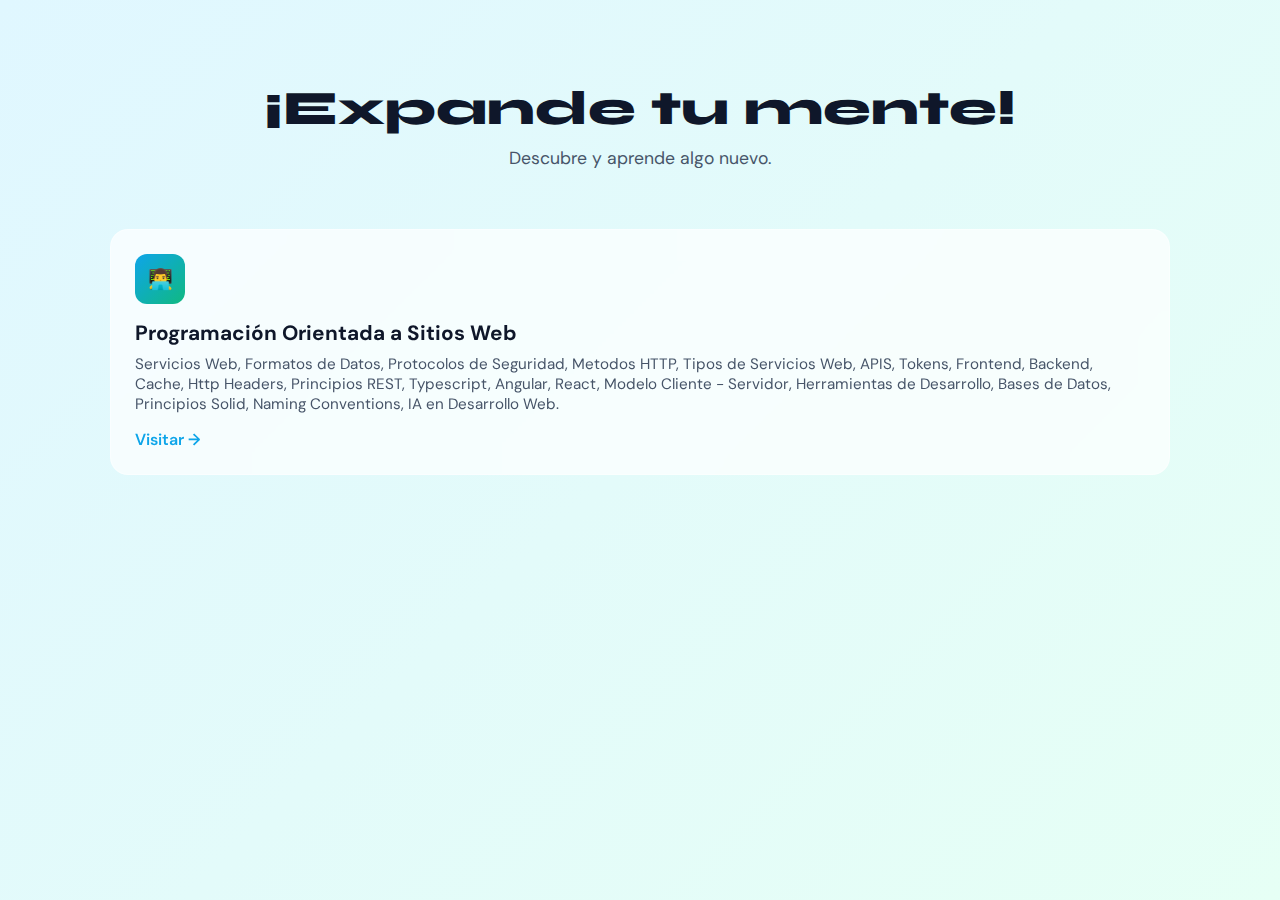
<file: pages/teaching/index.html>
<!doctype html>
<html lang="es">
<head>
  <meta charset="UTF-8">
  <meta name="viewport" content="width=device-width, initial-scale=1.0">
  <title>Portal Landing</title>

  <!-- Fuentes -->
  <link href="https://fonts.googleapis.com/css2?family=Syne:wght@600;700;800&family=DM+Sans:wght@400;500;600&display=swap" rel="stylesheet">

  <style>
    :root {
      --bg: linear-gradient(135deg, #e0f7ff, #e6fff5);
      --card-bg: rgba(255,255,255,0.7);
      --primary: #0ea5e9;
      --secondary: #10b981;
      --text: #0f172a;
      --subtext: #475569;
      --border: rgba(255,255,255,0.4);
    }

    * {
      box-sizing: border-box;
      margin: 0;
      padding: 0;
    }

    body {
      font-family: "DM Sans", sans-serif;
      background: var(--bg);
      min-height: 100vh;
      color: var(--text);
    }

    header {
      text-align: center;
      padding: 80px 20px 40px;
    }

    h1 {
      font-family: "Syne", sans-serif;
      font-size: 3rem;
      font-weight: 800;
      margin-bottom: 10px;
    }

    p {
      color: var(--subtext);
      font-size: 1.1rem;
    }

    .grid {
      max-width: 1100px;
      margin: auto;
      display: grid;
      grid-template-columns: repeat(auto-fit, minmax(260px, 1fr));
      gap: 20px;
      padding: 20px;
    }

    .card {
      background: var(--card-bg);
      backdrop-filter: blur(12px);
      border: 1px solid var(--border);
      border-radius: 18px;
      padding: 24px;
      cursor: pointer;
      transition: all 0.3s ease;
      position: relative;
      overflow: hidden;
    }

    .card:hover {
      transform: translateY(-8px);
      box-shadow: 0 20px 40px rgba(0,0,0,0.1);
    }

    .card::before {
      content: "";
      position: absolute;
      inset: 0;
      background: linear-gradient(120deg, transparent, rgba(14,165,233,0.15), transparent);
      opacity: 0;
      transition: 0.4s;
    }

    .card:hover::before {
      opacity: 1;
    }

    .icon {
      width: 50px;
      height: 50px;
      border-radius: 12px;
      display: flex;
      align-items: center;
      justify-content: center;
      margin-bottom: 15px;
      background: linear-gradient(135deg, var(--primary), var(--secondary));
      color: white;
      font-size: 20px;
      font-weight: bold;
    }

    .card h3 {
      font-size: 1.3rem;
      margin-bottom: 8px;
    }

    .card p {
      font-size: 0.95rem;
      margin-bottom: 15px;
    }

    .cta {
      display: flex;
      align-items: center;
      font-weight: 600;
      color: var(--primary);
      transition: 0.3s;
    }

    .card:hover .cta {
      transform: translateX(5px);
    }
  </style>
</head>

<body>

<header>
  <h1>¡Expande tu mente!</h1>
  <p>Descubre y aprende algo nuevo.</p>
</header>

<main class="grid" id="grid"></main>

<script>
  const data = [
    { title: "Programación Orientada a Sitios Web", desc: "Servicios Web, Formatos de Datos, Protocolos de Seguridad, Metodos HTTP, Tipos de Servicios Web, APIS, Tokens, Frontend, Backend, Cache, Http Headers, Principios REST, Typescript, Angular, React, Modelo Cliente - Servidor, Herramientas de Desarrollo, Bases de Datos, Principios Solid, Naming Conventions, IA  en Desarrollo Web.", url: "./posw/servicios-web.html", icon: "👨‍💻" },
  ];

  const grid = document.getElementById("grid");

  data.forEach(item => {
    const card = document.createElement("div");
    card.className = "card";

    card.onclick = () => window.location.href = item.url;

    card.innerHTML = `
      <div class="icon">${item.icon}</div>
      <h3>${item.title}</h3>
      <p>${item.desc}</p>
      <div class="cta">Visitar →</div>
    `;

    grid.appendChild(card);
  });
</script>

</body>
</html>
</file>
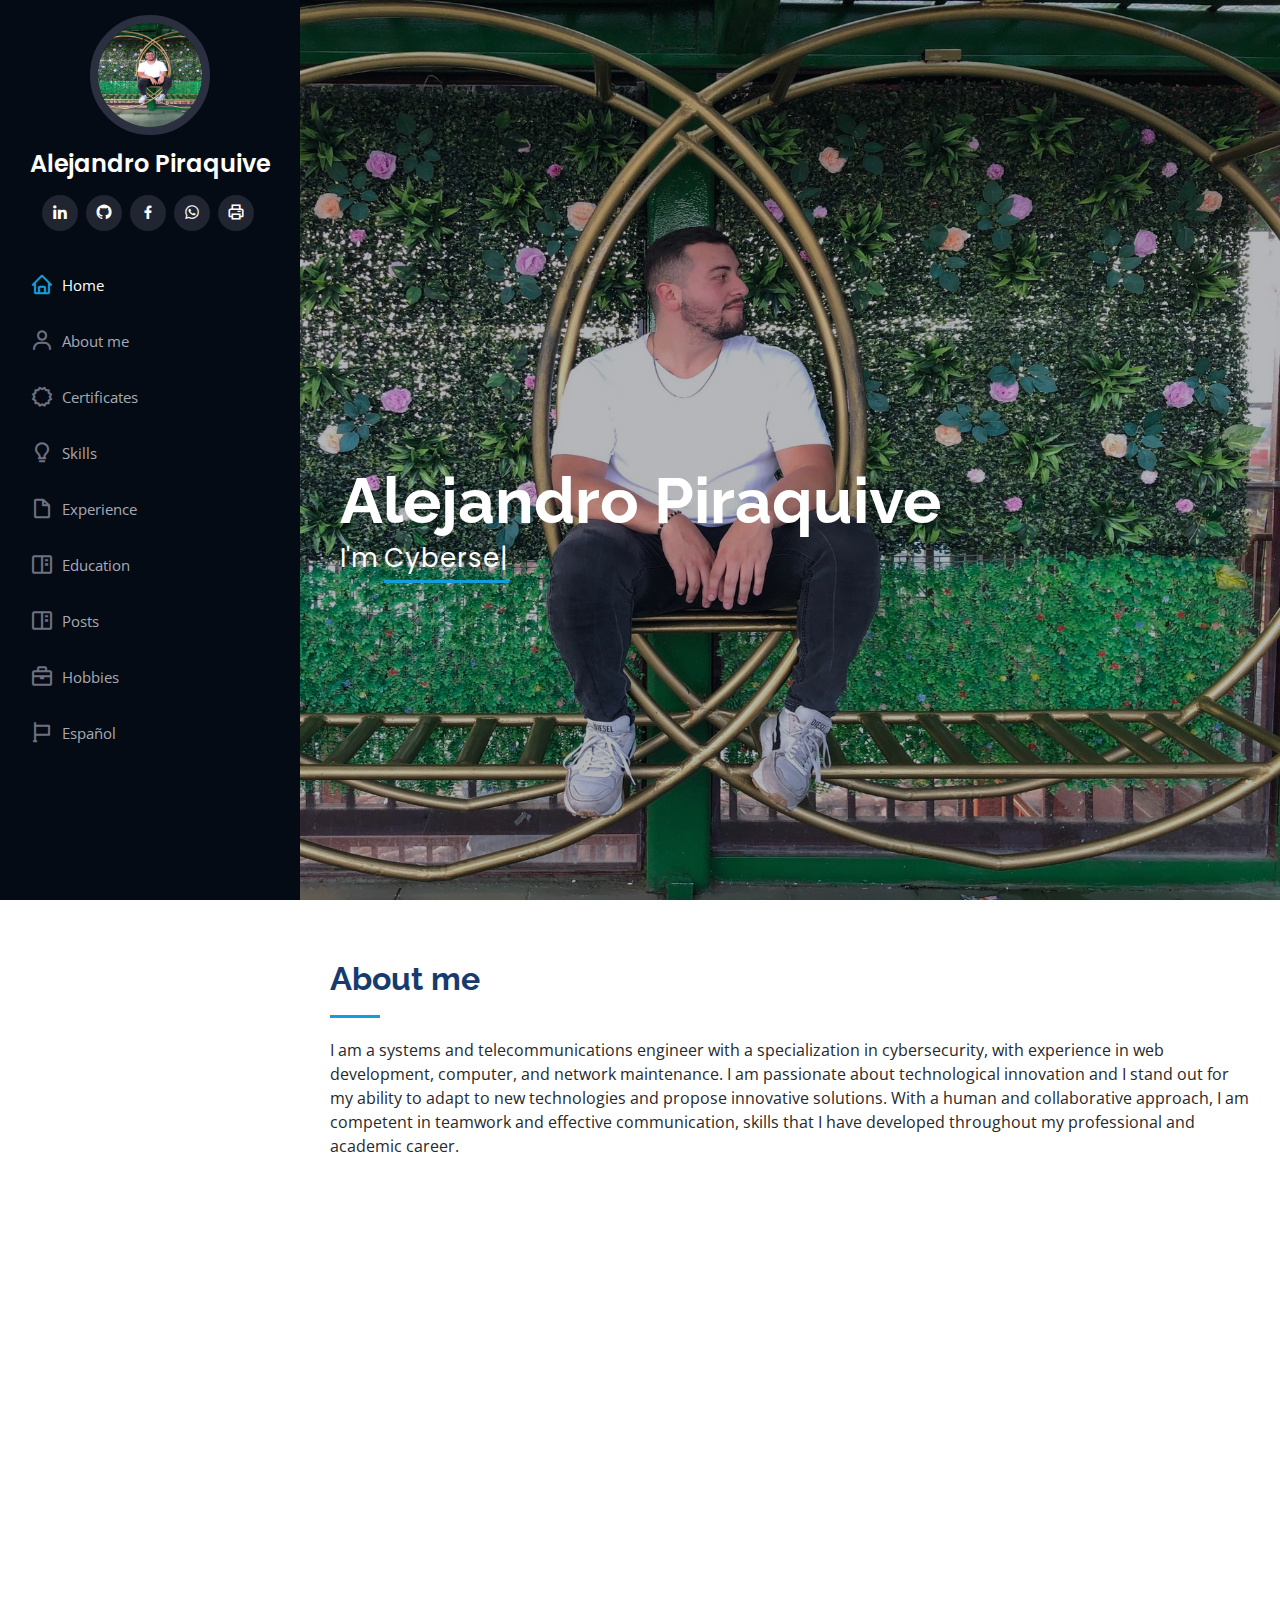
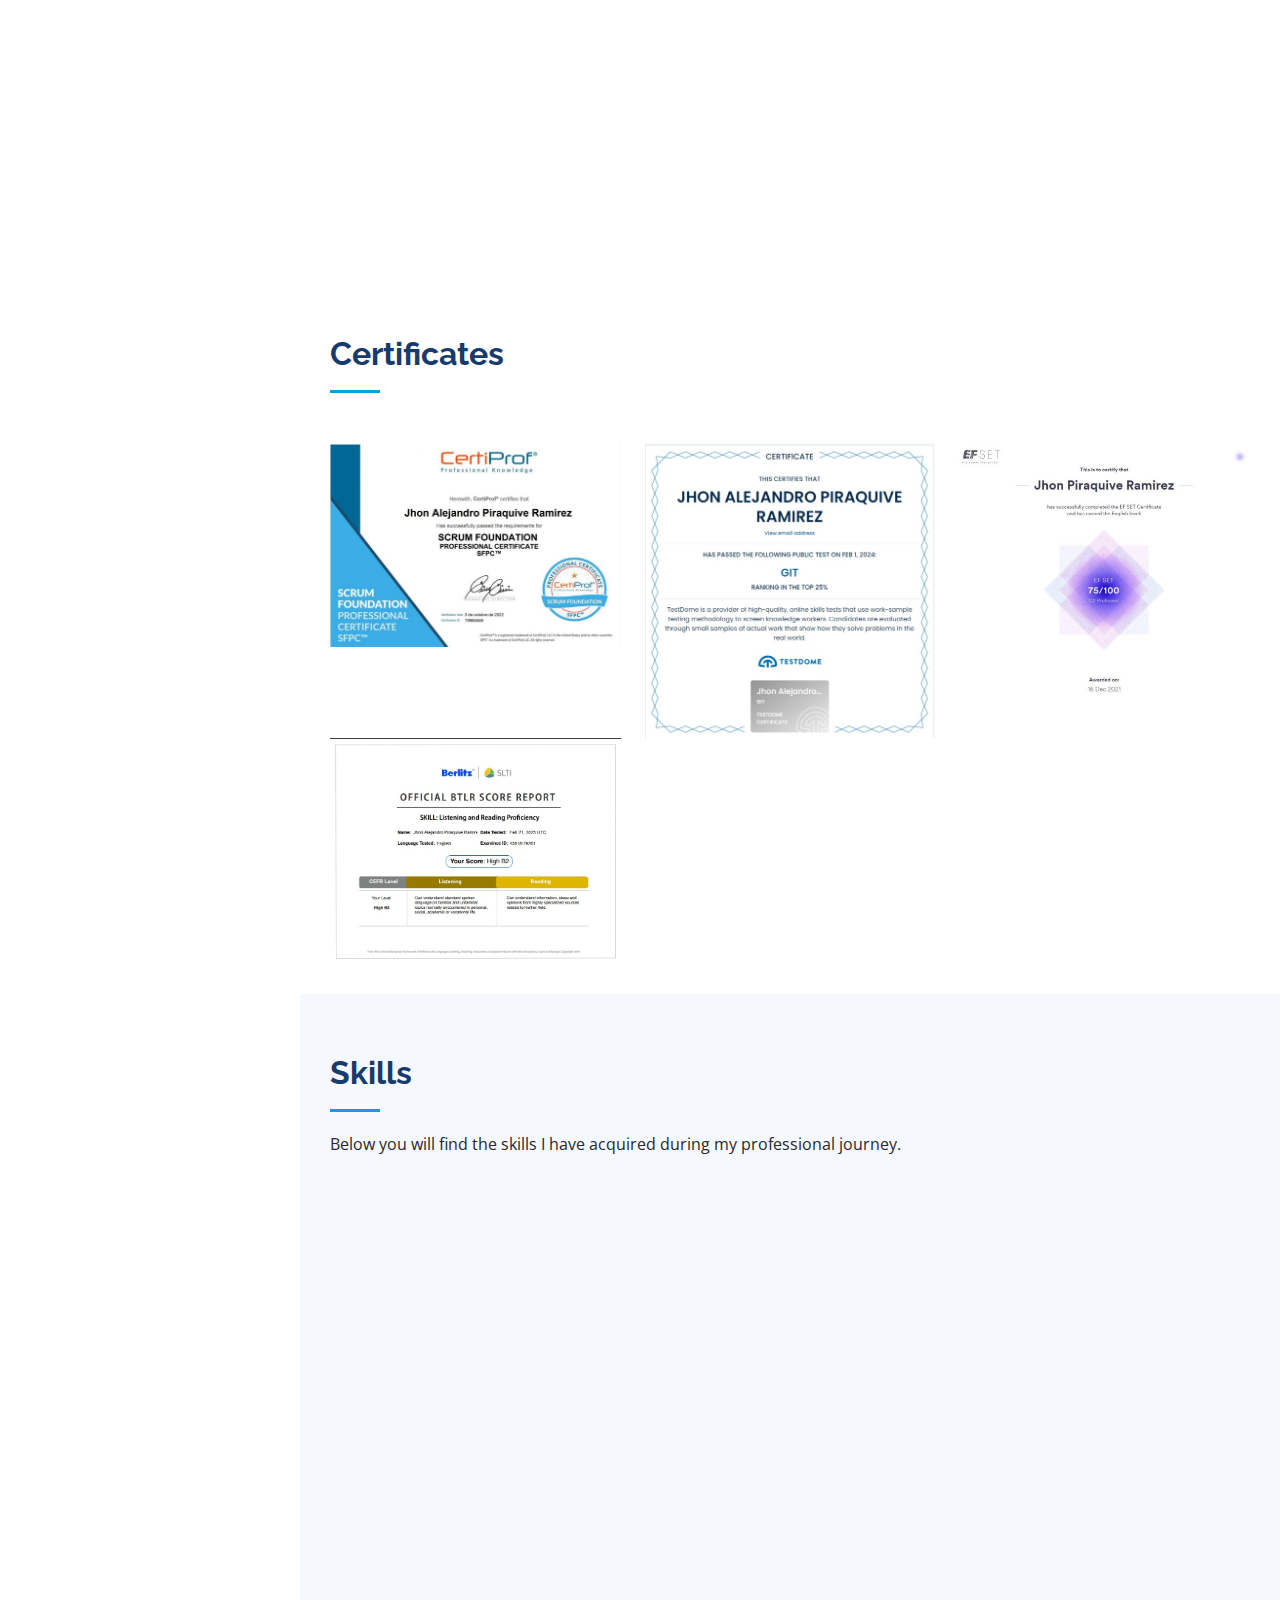
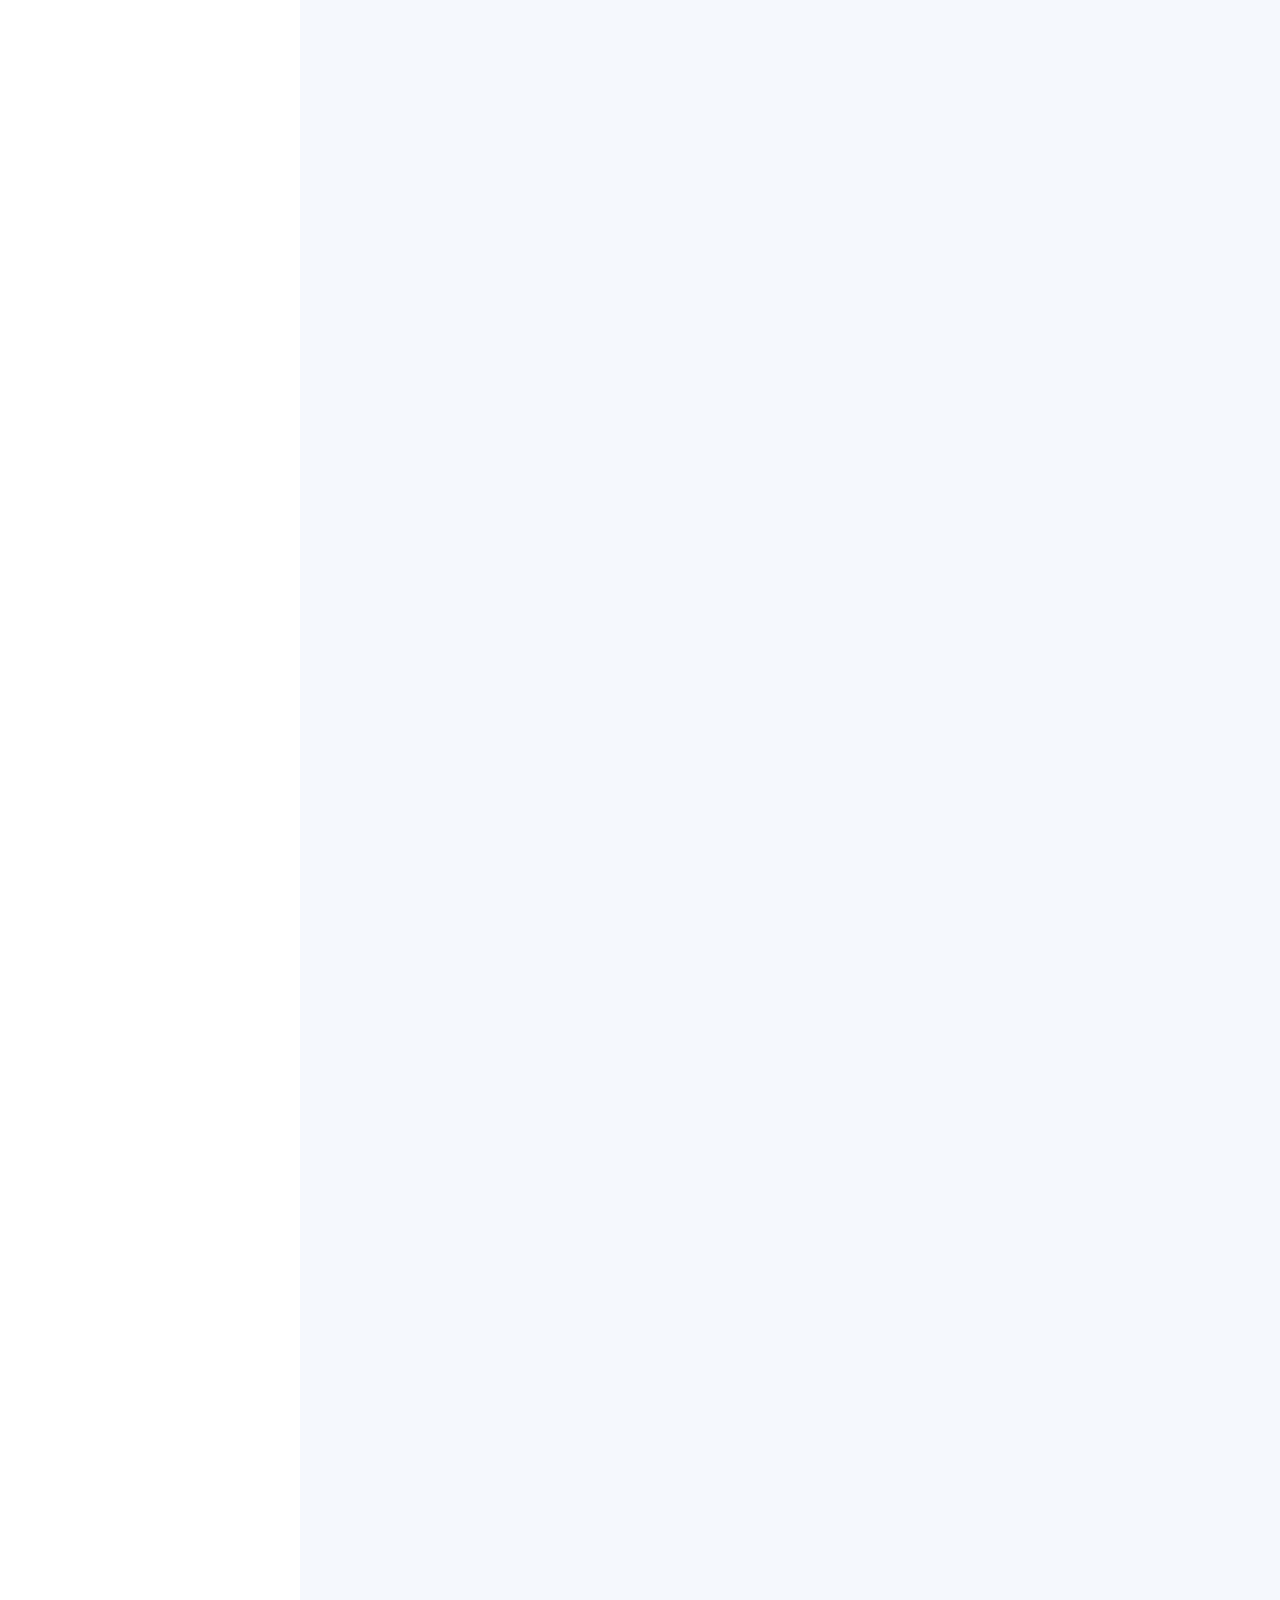
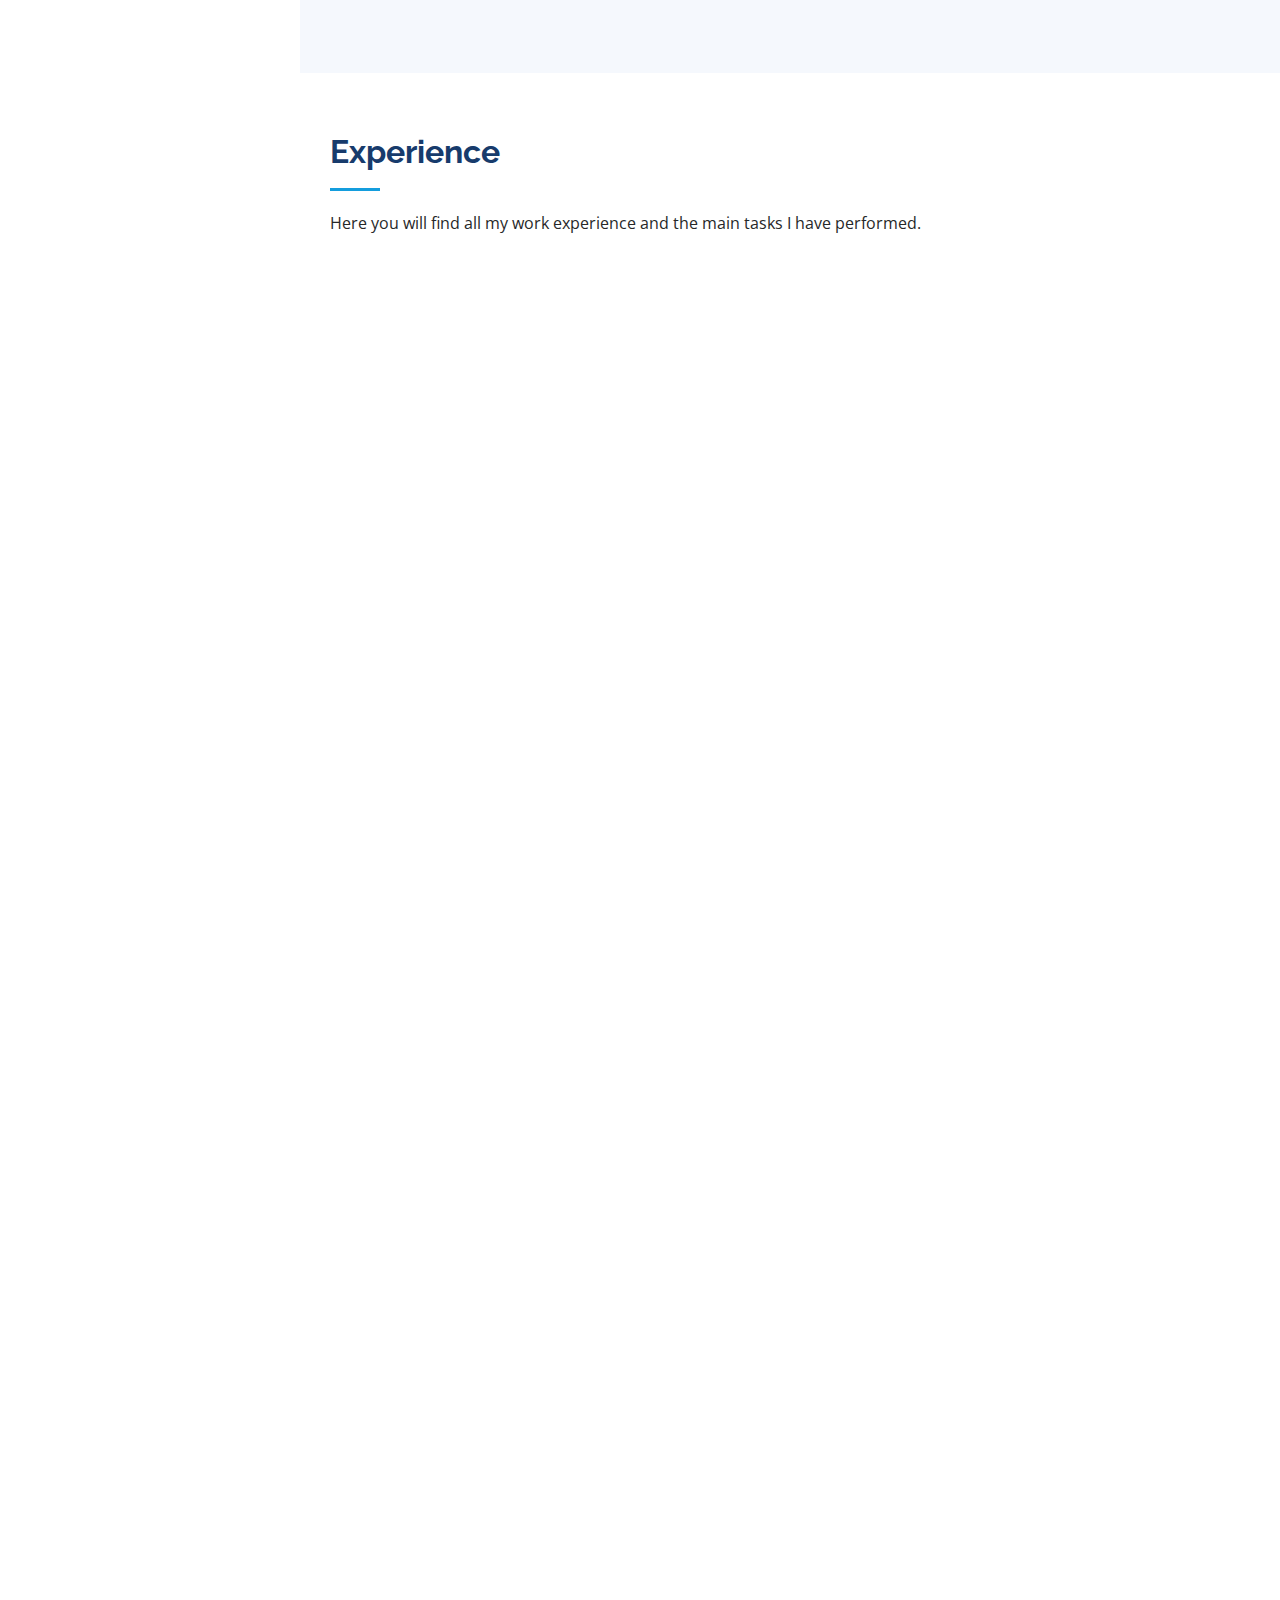
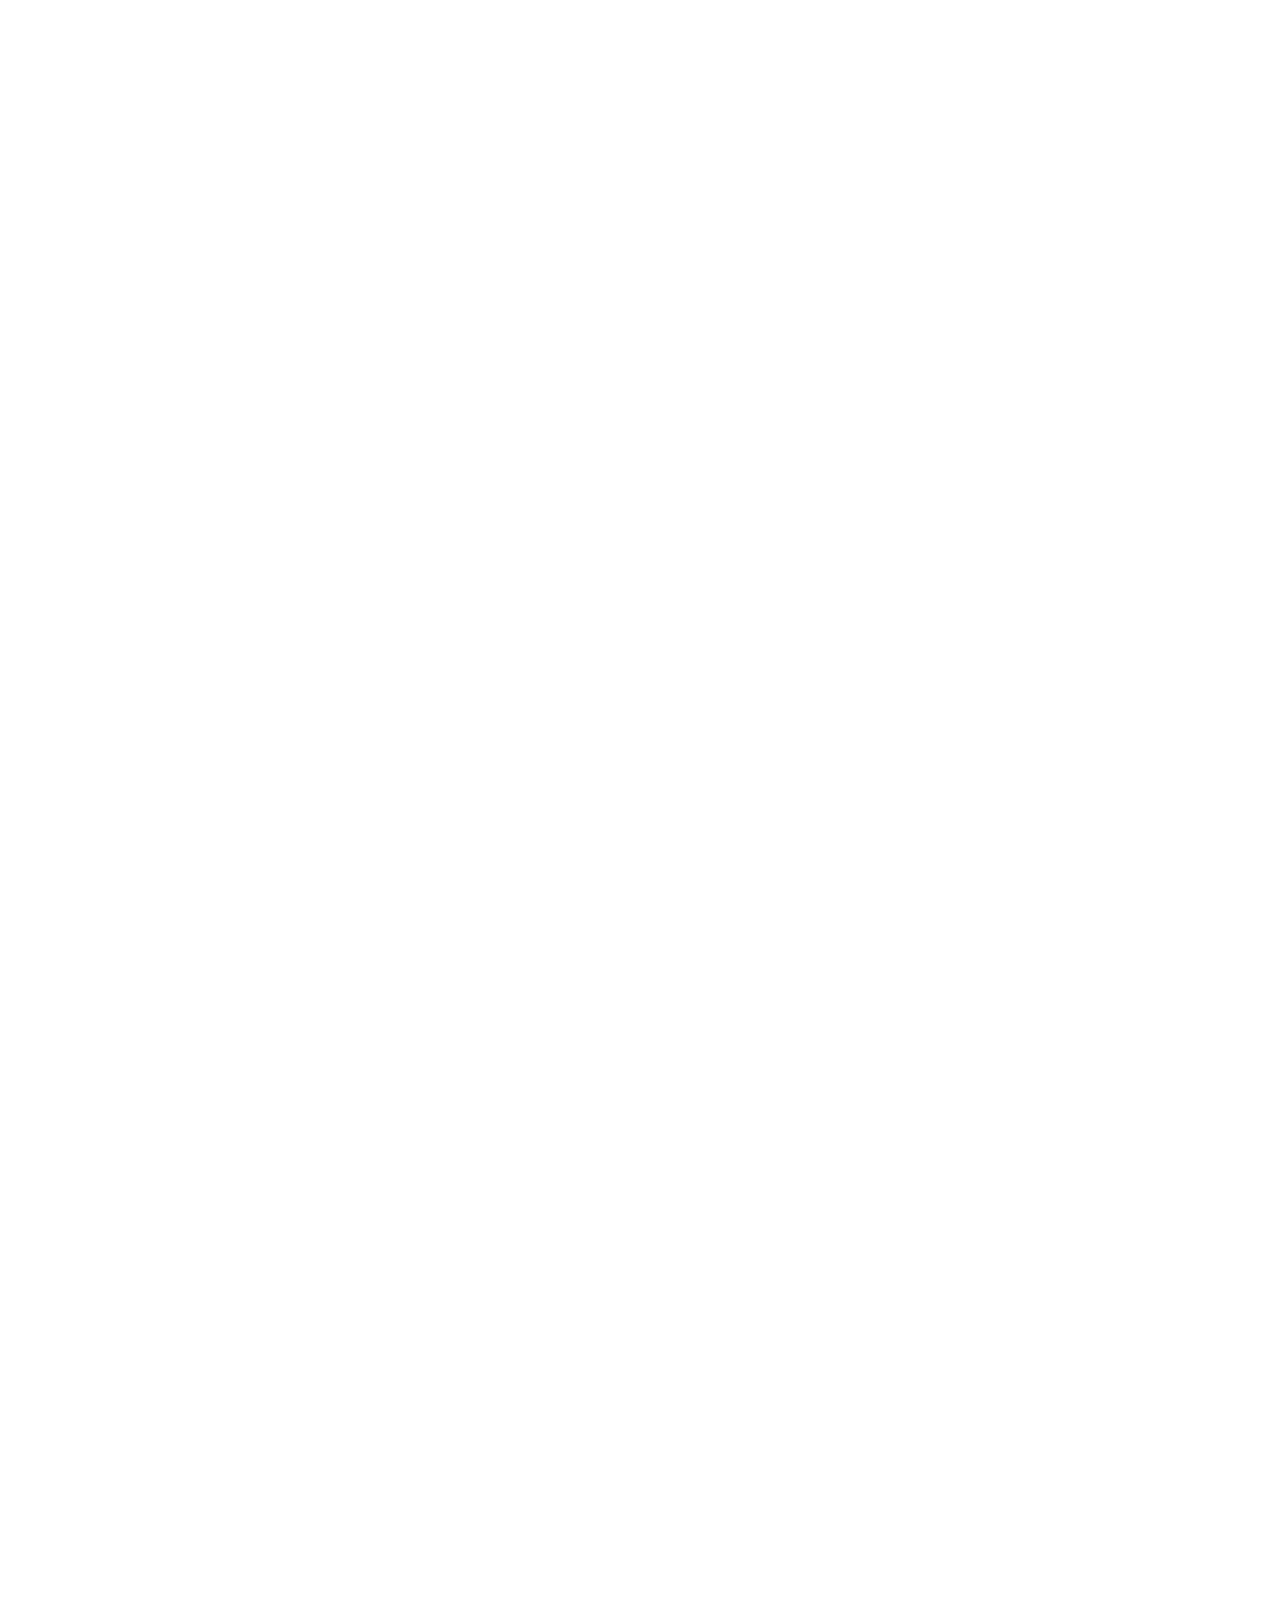
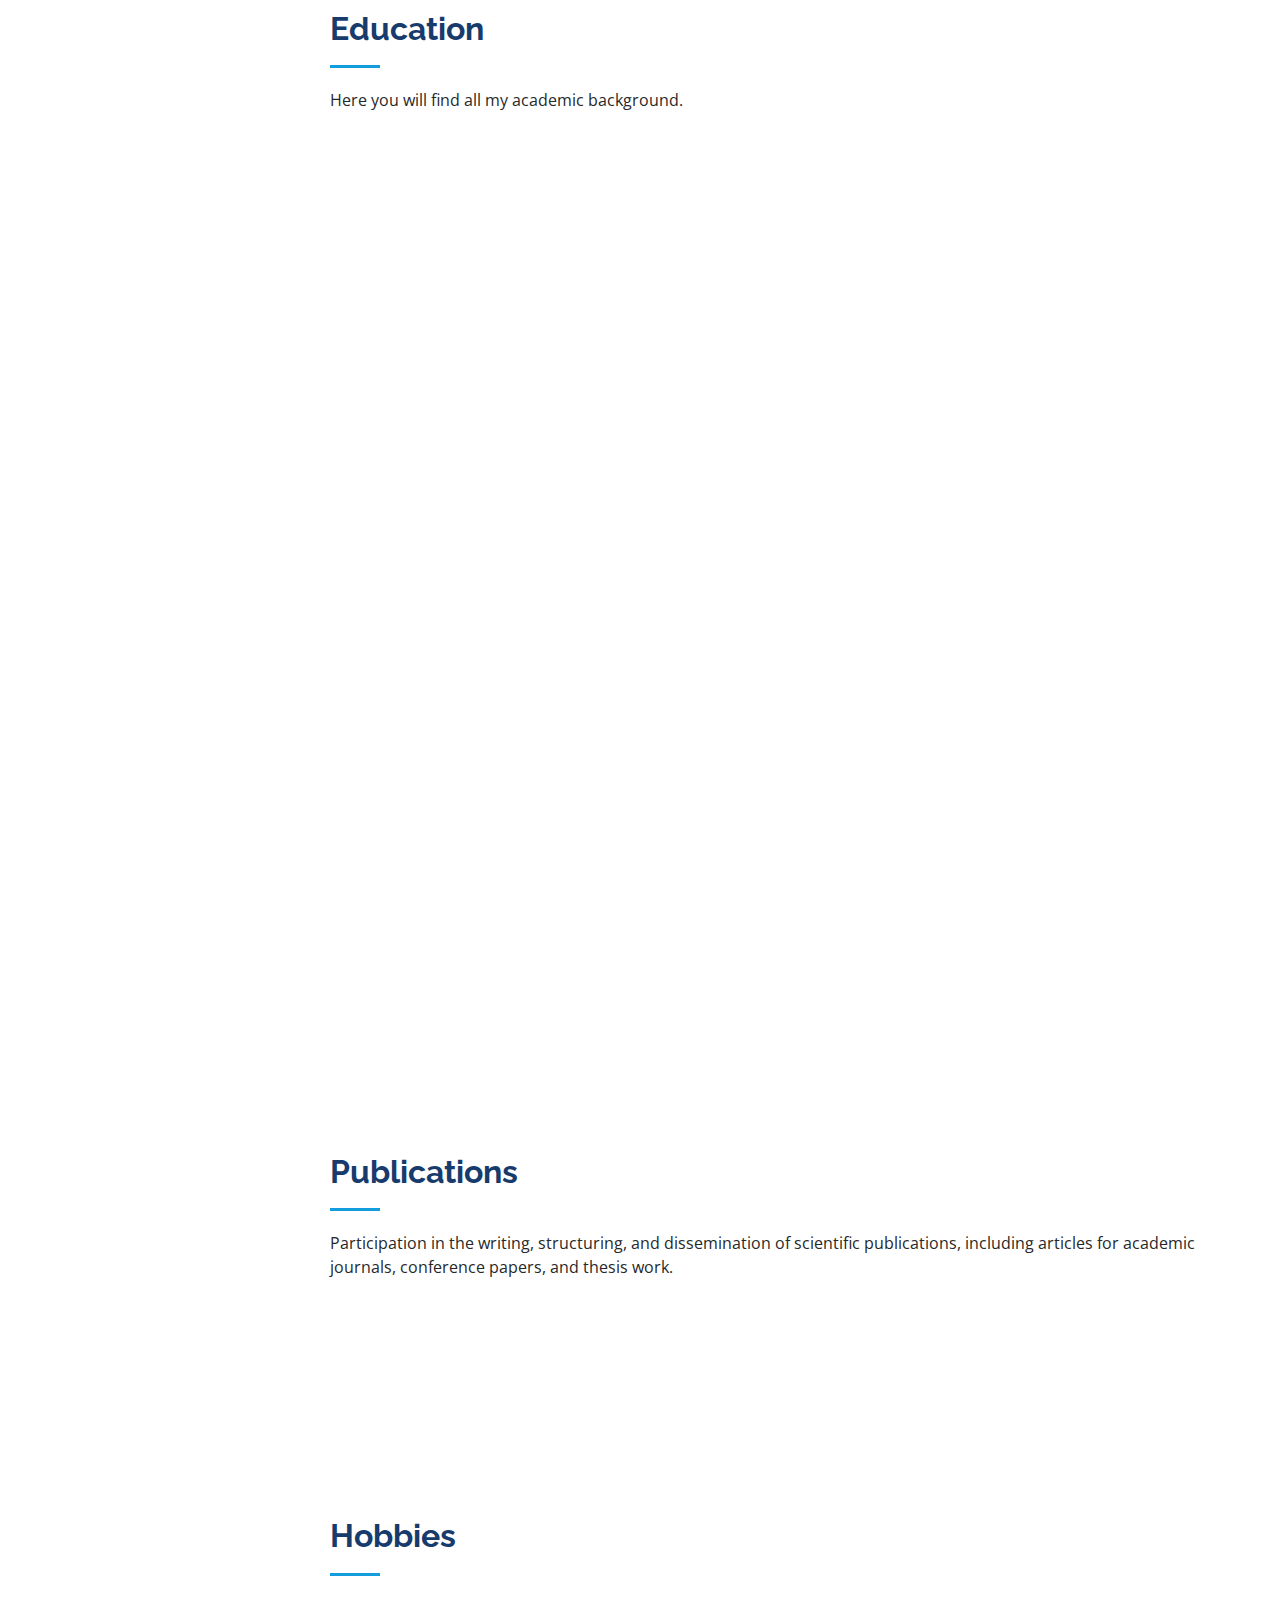
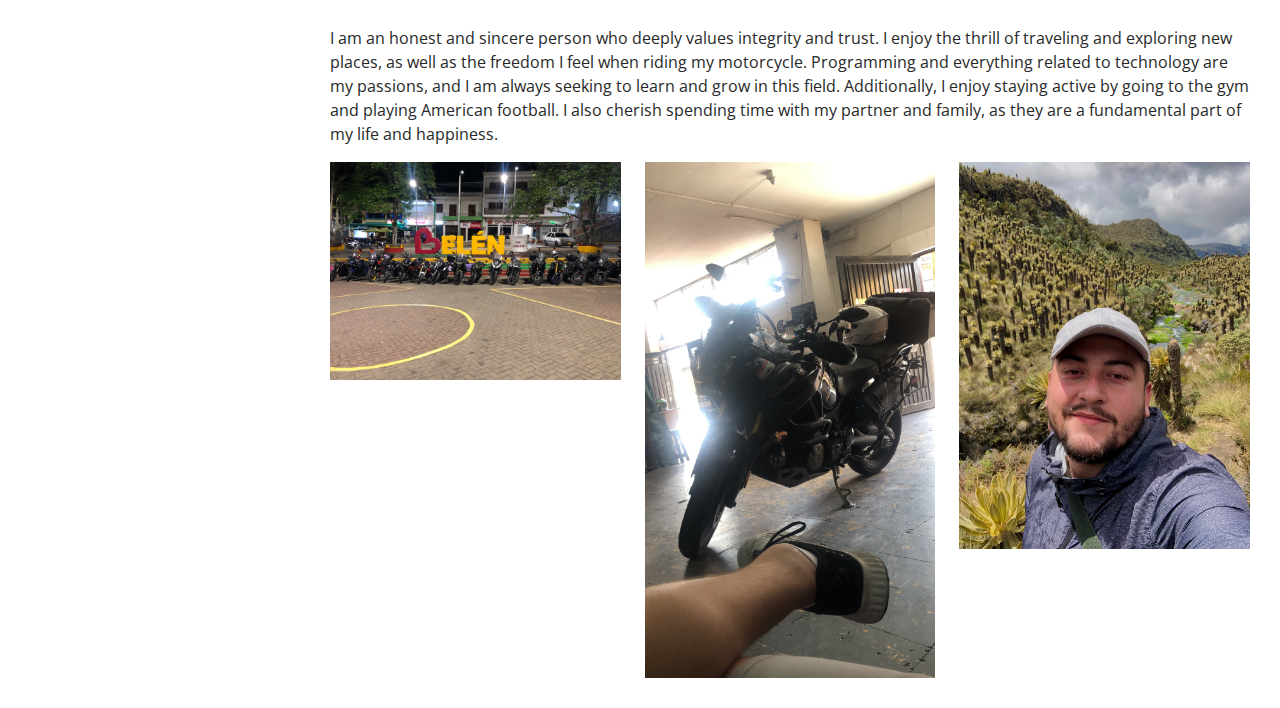
<file: pages/index-en.html>
<!DOCTYPE html>
<html lang="en">

<head>
  <meta charset="utf-8">
  <meta content="width=device-width, initial-scale=1.0" name="viewport">

  <title>Hoja de Vida</title>
  <meta name="description" content="HOJA DE VIDA JHON ALEJANDRO PIRAQUIVE RAMIREZ" />
  <meta name="author" content="JHON ALEJANDRO PIRAQUIVE RAMIREZ" />

  <!-- Favicons -->
  <link href="../assets/img/favicon.png" rel="icon">
  <link href="../assets/img/apple-touch-icon.png" rel="apple-touch-icon">

  <!-- Google Fonts -->
  <link
    href="https://fonts.googleapis.com/css?family=Open+Sans:300,300i,400,400i,600,600i,700,700i|Raleway:300,300i,400,400i,500,500i,600,600i,700,700i|Poppins:300,300i,400,400i,500,500i,600,600i,700,700i"
    rel="stylesheet">

  <!-- Vendor CSS Files -->
  <link href="../assets/vendor/aos/aos.css" rel="stylesheet">
  <link href="../assets/vendor/bootstrap/css/bootstrap.min.css" rel="stylesheet">
  <link href="../assets/vendor/bootstrap-icons/bootstrap-icons.css" rel="stylesheet">
  <link href="../assets/vendor/boxicons/css/boxicons.min.css" rel="stylesheet">
  <link href="../assets/vendor/glightbox/css/glightbox.min.css" rel="stylesheet">
  <link href="../assets/vendor/swiper/swiper-bundle.min.css" rel="stylesheet">

  <!-- Template Main CSS File -->
  <link href="../assets/css/style.css" rel="stylesheet">


  <!-- =======================================================
  * Template Name: iPortfolio
  * Template URL: https://bootstrapmade.com/iportfolio-bootstrap-portfolio-websites-template/
  * Updated: Mar 17 2024 with Bootstrap v5.3.3
  * Author: BootstrapMade.com
  * License: https://bootstrapmade.com/license/
  ======================================================== -->
</head>

<body>

  <!-- ======= Mobile nav toggle button ======= -->
  <i class="bi bi-list mobile-nav-toggle d-xl-none"></i>

  <!-- ======= Header ======= -->
  <header id="header">
    <div class="d-flex flex-column">

      <div class="profile">
        <img src="../assets/img/profile-img.jpg" alt="" class="img-fluid rounded-circle">
        <h1 class="text-light"><a href="index.html">Alejandro Piraquive</a></h1>
        <div class="social-links mt-3 text-center">
          <a class="linkedin" target="_blank" href="https://www.linkedin.com/in/jhon-piraquive-ramirez-b0a6b1197/"><i
              class="bx bxl-linkedin"></i></a>
          <a class="github" target="_blank" href="https://github.com/JhonPiraquive"><i class="bx bxl-github"></i></a>
          <a class="facebook" target="_blank" href="https://www.facebook.com/jhonalejandro.piraquiveramirez"><i
              class="bx bxl-facebook"></i></a>
          <a class="whatsapp" target="_blank" href="https://wa.me/573187623543"><i class="bx bxl-whatsapp"></i></a>
          <a class="whatsapp" target="#" href="" onclick="window.print()"><i class="bx bx-printer"></i></a>
        </div>
      </div>

      <nav id="navbar" class="nav-menu navbar">
        <ul>
          <li>
            <a href="#hero" class="nav-link scrollto active">
              <i class="bx bx-home"></i>
              <span>Home</span>
            </a>
          </li>
          <li>
            <a href="#about" class="nav-link scrollto">
              <i class="bx bx-user"></i>
              <span>About me</span>
            </a>
          </li>
          <li>
            <a href="#certifications" class="nav-link scrollto">
              <i class="bx bx-certification"></i>
              <span>Certificates</span>
            </a>
          </li>
          <li>
            <a href="#skills" class="nav-link scrollto">
              <i class="bx bx-bulb"></i>
              <span>Skills</span>
            </a>
          </li>
          <li>
            <a href="#resume" class="nav-link scrollto">
              <i class="bx bx-file-blank"></i>
              <span>Experience</span>
            </a>
          </li>
          <li>
            <a href="#education" class="nav-link scrollto">
              <i class="bx bx-book-content"></i>
              <span>Education</span>
            </a>
          </li>
          <li>
            <a href="#posts" class="nav-link scrollto">
              <i class="bx bx-book-content"></i>
              <span>Posts</span>
            </a>
          </li>
          <li>
            <a href="#hobbies" class="nav-link scrollto">
              <i class="bx bx-briefcase"></i>
              <span>Hobbies</span>
            </a>
          </li>
          <li>
            <a href="index-es.html" class="nav-link scrollto">
              <i class="bx bx-flag"></i>
              <span>Español</span>
            </a>
          </li>
        </ul>
      </nav>
    </div>
  </header>
  <!-- ======= Header ======= -->

  <!-- ======= Hero Section ======= -->
  <section id="hero" class="d-flex flex-column justify-content-center align-items-center">
    <div class="hero-container" data-aos="fade-in">
      <h1>Alejandro Piraquive</h1>
      <p>I'm
        <span class="typed"
          data-typed-items="Cybersecurity Specialist, Systems and Telecommunications Engineer, Fullstack Developer"></span>
      </p>
    </div>
  </section>
  <!-- ======= Hero Section ======= -->

  <main id="main">
    <div id="printable-content">
    <!-- ======= About Section ======= -->
    <section id="about" class="about">
      <div class="container">

        <div class="section-title">
          <h2>About me</h2>
          <p>
            I am a systems and telecommunications engineer with a specialization in cybersecurity, with experience in
            web development,
            computer, and network maintenance. I am passionate about technological innovation and I stand out for my
            ability to adapt to
            new technologies and propose innovative solutions. With a human and collaborative approach, I am competent
            in teamwork and effective
            communication, skills that I have developed throughout my professional and academic career.
          </p>
        </div>

        <div class="row">
          <div class="col-lg-4" data-aos="fade-right">
            <img src="../assets/img/profile-img.jpg" class="img-fluid" alt="">
          </div>
          <div class="col-lg-8 pt-4 pt-lg-0 content" data-aos="fade-left">
            <h3>Systems and Telecommunications Eng. &amp; Fullstack Developer. &amp; Cybersecurity Spec.</h3>
            <p class="fst-italic">
              Ability to solve technical problems with creative and innovative solutions.
            </p>
            <div class="row">
              <div class="col-lg-6">
                <ul>
                  <li><i class="bi bi-chevron-right"></i> <strong>Date of Birth:</strong> <span>April 2 of 2000</span>
                  </li>
                  <li><i class="bi bi-chevron-right"></i> <strong>Phone:</strong> <a
                      href="https://wa.me/573187623543"><span>+57 (318) 762-3543</span></a></li>
                  <li><i class="bi bi-chevron-right"></i> <strong>Located:</strong> <span>Manizales, Caldas
                      (Colombia)</span></li>
                </ul>
              </div>
              <div class="col-lg-6">
                <ul>
                  <li><i class="bi bi-chevron-right"></i> <strong>Age:</strong> <span>24</span></li>
                  <li><i class="bi bi-chevron-right"></i> <strong>Degree:</strong> <span>Proffesional -
                      Specialist</span></li>
                  <li><i class="bi bi-chevron-right"></i> <strong>Email:</strong> <span>alejandro5.6@icloud.com</span>
                  </li>
                  <li><i class="bi bi-chevron-right"></i> <strong>Freelance:</strong> <span>Available</span></li>
                </ul>
              </div>
            </div>
            <p>
              Experienced leader in team management. Proactive in process automation to increase productivity,
              expert in integrating emerging technologies into business environments, and innovative in implementing
              software solutions.
              Specialist in designing and optimizing complex technological systems, with a focus on cybersecurity to
              protect company digital assets,
              and with a remarkable ability to solve technical problems with creative and innovative solutions.
              <br>
              <br>
              I speak two languages fluently and I am currently learning a third language.
            <ul>
              <li>Spanish - Native</li>
              <li>English - C2</li>
              <li>French - A1</li>
            </ul>
            </p>
          </div>
        </div>
      </div>
    </section>
    <!-- ======= About Section ======= -->

    <!-- ======= Certifications Section ======= -->
    <section id="certifications" class="certifications">
      <div class="container">
        <div class="section-title">
          <h2>Certificates</h2>
        </div>

        <div class="row no-gutters">
          <div class="col-lg-4 col-md-6 portfolio-item filter-app">
            <div class="portfolio-wrap">
              <img src="../assets/img/certificaciones/scrum.jpg" class="img-fluid" alt="">
            </div>
          </div>
          <div class="col-lg-4 col-md-6 portfolio-item filter-app">
            <div class="portfolio-wrap">
              <img src="../assets/img/certificaciones/git.jpg" class="img-fluid" alt="">
            </div>
          </div>
          <div class="col-lg-4 col-md-6 portfolio-item filter-app">
            <div class="portfolio-wrap">
              <img src="../assets/img/certificaciones/english.jpg" class="img-fluid" alt="">
            </div>
          </div>
          <div class="col-lg-4 col-md-6 portfolio-item filter-app">
            <div class="portfolio-wrap">
              <img src="../assets/img/certificaciones/berlitz.jpg" class="img-fluid" alt="">
            </div>
          </div>
        </div>
      </div>
    </section>
    <!-- ======= Certifications Section ======= -->

    <!-- ======= Skills Section ======= -->
    <section id="skills" class="skills section-bg">
      <div class="container">

        <div class="section-title">
          <h2>Skills</h2>
          <p>
            Below you will find the skills I have acquired during my professional journey.
          </p>
        </div>

        <div class="row skills-content">

          <div class="col-lg-6" data-aos="fade-up">
            <h3>Programming Languages</h3>

            <div class="progress">
              <span class="skill">PHP <i class="val">90%</i></span>
              <div class="progress-bar-wrap">
                <div class="progress-bar" role="progressbar" aria-valuenow="90" aria-valuemin="0" aria-valuemax="100">
                </div>
              </div>
            </div>

            <div class="progress">
              <span class="skill">JavaScript <i class="val">80%</i></span>
              <div class="progress-bar-wrap">
                <div class="progress-bar" role="progressbar" aria-valuenow="80" aria-valuemin="0" aria-valuemax="100">
                </div>
              </div>
            </div>

            <div class="progress">
              <span class="skill">SQL <i class="val">80%</i></span>
              <div class="progress-bar-wrap">
                <div class="progress-bar" role="progressbar" aria-valuenow="80" aria-valuemin="0" aria-valuemax="100">
                </div>
              </div>
            </div>

            <div class="progress">
              <span class="skill">Python <i class="val">60%</i></span>
              <div class="progress-bar-wrap">
                <div class="progress-bar" role="progressbar" aria-valuenow="60" aria-valuemin="0" aria-valuemax="100">
                </div>
              </div>
            </div>

            <div class="progress">
              <span class="skill">Typescript <i class="val">60%</i></span>
              <div class="progress-bar-wrap">
                <div class="progress-bar" role="progressbar" aria-valuenow="60" aria-valuemin="0" aria-valuemax="100">
                </div>
              </div>
            </div>

            <div class="progress">
              <span class="skill">Go <i class="val">30%</i></span>
              <div class="progress-bar-wrap">
                <div class="progress-bar" role="progressbar" aria-valuenow="30" aria-valuemin="0" aria-valuemax="100">
                </div>
              </div>
            </div>
          </div>

          <div class="col-lg-6" data-aos="fade-up">
            <h3>Frameworks</h3>

            <div class="progress">
              <span class="skill">Laravel <i class="val">90%</i></span>
              <div class="progress-bar-wrap">
                <div class="progress-bar" role="progressbar" aria-valuenow="90" aria-valuemin="0" aria-valuemax="100">
                </div>
              </div>
            </div>

            <div class="progress">
              <span class="skill">React Native <i class="val">60%</i></span>
              <div class="progress-bar-wrap">
                <div class="progress-bar" role="progressbar" aria-valuenow="60" aria-valuemin="0" aria-valuemax="100">
                </div>
              </div>
            </div>

            <div class="progress">
              <span class="skill">React <i class="val">50%</i></span>
              <div class="progress-bar-wrap">
                <div class="progress-bar" role="progressbar" aria-valuenow="50" aria-valuemin="0" aria-valuemax="100">
                </div>
              </div>
            </div>

            <div class="progress">
              <span class="skill">Ionic <i class="val">30%</i></span>
              <div class="progress-bar-wrap">
                <div class="progress-bar" role="progressbar" aria-valuenow="30" aria-valuemin="0" aria-valuemax="100">
                </div>
              </div>
            </div>

            <div class="progress">
              <span class="skill">Node JS <i class="val">30%</i></span>
              <div class="progress-bar-wrap">
                <div class="progress-bar" role="progressbar" aria-valuenow="30" aria-valuemin="0" aria-valuemax="100">
                </div>
              </div>
            </div>

            <div class="progress">
              <span class="skill">Vue Js <i class="val">30%</i></span>
              <div class="progress-bar-wrap">
                <div class="progress-bar" role="progressbar" aria-valuenow="30" aria-valuemin="0" aria-valuemax="100">
                </div>
              </div>
            </div>
          </div>

          <div class="col-lg-6" data-aos="fade-up">
            <h3>Knowledge</h3>

            <div class="progress">
              <span class="skill">MySQL <i class="val">90%</i></span>
              <div class="progress-bar-wrap">
                <div class="progress-bar" role="progressbar" aria-valuenow="90" aria-valuemin="0" aria-valuemax="100">
                </div>
              </div>
            </div>

            <div class="progress">
              <span class="skill">Maria DB <i class="val">90%</i></span>
              <div class="progress-bar-wrap">
                <div class="progress-bar" role="progressbar" aria-valuenow="90" aria-valuemin="0" aria-valuemax="100">
                </div>
              </div>
            </div>

            <div class="progress">
              <span class="skill">Regression Testing <i class="val">90%</i></span>
              <div class="progress-bar-wrap">
                <div class="progress-bar" role="progressbar" aria-valuenow="90" aria-valuemin="0" aria-valuemax="100">
                </div>
              </div>
            </div>

            <div class="progress">
              <span class="skill">SCRUM <i class="val">90%</i></span>
              <div class="progress-bar-wrap">
                <div class="progress-bar" role="progressbar" aria-valuenow="90" aria-valuemin="0" aria-valuemax="100">
                </div>
              </div>
            </div>

            <div class="progress">
              <span class="skill">Kanban <i class="val">90%</i></span>
              <div class="progress-bar-wrap">
                <div class="progress-bar" role="progressbar" aria-valuenow="90" aria-valuemin="0" aria-valuemax="100">
                </div>
              </div>
            </div>

            <div class="progress">
              <span class="skill">GIT <i class="val">85%</i></span>
              <div class="progress-bar-wrap">
                <div class="progress-bar" role="progressbar" aria-valuenow="85" aria-valuemin="0" aria-valuemax="100">
                </div>
              </div>
            </div>

            <div class="progress">
              <span class="skill">SQL Server <i class="val">80%</i></span>
              <div class="progress-bar-wrap">
                <div class="progress-bar" role="progressbar" aria-valuenow="80" aria-valuemin="0" aria-valuemax="100">
                </div>
              </div>
            </div>

            <div class="progress">
              <span class="skill">Unit Testing <i class="val">50%</i></span>
              <div class="progress-bar-wrap">
                <div class="progress-bar" role="progressbar" aria-valuenow="50" aria-valuemin="0" aria-valuemax="100">
                </div>
              </div>
            </div>
          </div>

          <div class="col-lg-6" data-aos="fade-up">
            <h3>Operative Systems</h3>

            <div class="progress">
              <span class="skill">Windows <i class="val">90%</i></span>
              <div class="progress-bar-wrap">
                <div class="progress-bar" role="progressbar" aria-valuenow="90" aria-valuemin="0" aria-valuemax="100">
                </div>
              </div>
            </div>

            <div class="progress">
              <span class="skill">Ubuntu<i class="val">90%</i></span>
              <div class="progress-bar-wrap">
                <div class="progress-bar" role="progressbar" aria-valuenow="90" aria-valuemin="0" aria-valuemax="100">
                </div>
              </div>
            </div>

            <div class="progress">
              <span class="skill">Centos <i class="val">80%</i></span>
              <div class="progress-bar-wrap">
                <div class="progress-bar" role="progressbar" aria-valuenow="80" aria-valuemin="0" aria-valuemax="100">
                </div>
              </div>
            </div>

            <div class="progress">
              <span class="skill">Kali Linux<i class="val">80%</i></span>
              <div class="progress-bar-wrap">
                <div class="progress-bar" role="progressbar" aria-valuenow="80" aria-valuemin="0" aria-valuemax="100">
                </div>
              </div>
            </div>

            <div class="progress">
              <span class="skill">Debian<i class="val">70%</i></span>
              <div class="progress-bar-wrap">
                <div class="progress-bar" role="progressbar" aria-valuenow="70" aria-valuemin="0" aria-valuemax="100">
                </div>
              </div>
            </div>

            <div class="progress">
              <span class="skill">Linux Mint<i class="val">60%</i></span>
              <div class="progress-bar-wrap">
                <div class="progress-bar" role="progressbar" aria-valuenow="60" aria-valuemin="0" aria-valuemax="100">
                </div>
              </div>
            </div>
          </div>

          <div class="col-lg-6" data-aos="fade-up">
            <h3>Design &amp; Libraries</h3>

            <div class="progress">
              <span class="skill">HTML <i class="val">90%</i></span>
              <div class="progress-bar-wrap">
                <div class="progress-bar" role="progressbar" aria-valuenow="90" aria-valuemin="0" aria-valuemax="100">
                </div>
              </div>
            </div>

            <div class="progress">
              <span class="skill">CSS <i class="val">90%</i></span>
              <div class="progress-bar-wrap">
                <div class="progress-bar" role="progressbar" aria-valuenow="90" aria-valuemin="0" aria-valuemax="100">
                </div>
              </div>
            </div>

            <div class="progress">
              <span class="skill">Bootstrap <i class="val">90%</i></span>
              <div class="progress-bar-wrap">
                <div class="progress-bar" role="progressbar" aria-valuenow="90" aria-valuemin="0" aria-valuemax="100">
                </div>
              </div>
            </div>

            <div class="progress">
              <span class="skill">jQuery <i class="val">90%</i></span>
              <div class="progress-bar-wrap">
                <div class="progress-bar" role="progressbar" aria-valuenow="90" aria-valuemin="0" aria-valuemax="100">
                </div>
              </div>
            </div>

            <div class="progress">
              <span class="skill">SASS <i class="val">30%</i></span>
              <div class="progress-bar-wrap">
                <div class="progress-bar" role="progressbar" aria-valuenow="30" aria-valuemin="0" aria-valuemax="100">
                </div>
              </div>
            </div>
          </div>

          <div class="col-lg-6" data-aos="fade-up">
            <h3>Infrastructure</h3>

            <div class="progress">
              <span class="skill">Micro services <i class="val">80%</i></span>
              <div class="progress-bar-wrap">
                <div class="progress-bar" role="progressbar" aria-valuenow="80" aria-valuemin="0" aria-valuemax="100">
                </div>
              </div>
            </div>

            <div class="progress">
              <span class="skill">Rest API <i class="val">80%</i></span>
              <div class="progress-bar-wrap">
                <div class="progress-bar" role="progressbar" aria-valuenow="80" aria-valuemin="0" aria-valuemax="100">
                </div>
              </div>
            </div>

            <div class="progress">
              <span class="skill">AWS <i class="val">50%</i></span>
              <div class="progress-bar-wrap">
                <div class="progress-bar" role="progressbar" aria-valuenow="50" aria-valuemin="0" aria-valuemax="100">
                </div>
              </div>
            </div>

            <div class="progress">
              <span class="skill">GCP <i class="val">30%</i></span>
              <div class="progress-bar-wrap">
                <div class="progress-bar" role="progressbar" aria-valuenow="30" aria-valuemin="0" aria-valuemax="100">
                </div>
              </div>
            </div>
          </div>

          <div class="col-lg-6" data-aos="fade-up">
            <h3>Tools</h3>

            <div class="progress">
              <span class="skill">phpMyAdmin <i class="val">90%</i></span>
              <div class="progress-bar-wrap">
                <div class="progress-bar" role="progressbar" aria-valuenow="90" aria-valuemin="0" aria-valuemax="100">
                </div>
              </div>
            </div>

            <div class="progress">
              <span class="skill">Cpanel <i class="val">90%</i></span>
              <div class="progress-bar-wrap">
                <div class="progress-bar" role="progressbar" aria-valuenow="90" aria-valuemin="0" aria-valuemax="100">
                </div>
              </div>
            </div>

            <div class="progress">
              <span class="skill">Docker <i class="val">80%</i></span>
              <div class="progress-bar-wrap">
                <div class="progress-bar" role="progressbar" aria-valuenow="80" aria-valuemin="0" aria-valuemax="100">
                </div>
              </div>
            </div>

            <div class="progress">
              <span class="skill">WSL2 <i class="val">80%</i></span>
              <div class="progress-bar-wrap">
                <div class="progress-bar" role="progressbar" aria-valuenow="80" aria-valuemin="0" aria-valuemax="100">
                </div>
              </div>
            </div>

            <div class="progress">
              <span class="skill">VSCode <i class="val">80%</i></span>
              <div class="progress-bar-wrap">
                <div class="progress-bar" role="progressbar" aria-valuenow="80" aria-valuemin="0" aria-valuemax="100">
                </div>
              </div>
            </div>

            <div class="progress">
              <span class="skill">Jira <i class="val">70%</i></span>
              <div class="progress-bar-wrap">
                <div class="progress-bar" role="progressbar" aria-valuenow="70" aria-valuemin="0" aria-valuemax="100">
                </div>
              </div>
            </div>

            <div class="progress">
              <span class="skill">Confluence <i class="val">70%</i></span>
              <div class="progress-bar-wrap">
                <div class="progress-bar" role="progressbar" aria-valuenow="70" aria-valuemin="0" aria-valuemax="100">
                </div>
              </div>
            </div>

            <div class="progress">
              <span class="skill">Beanstalk <i class="val">70%</i></span>
              <div class="progress-bar-wrap">
                <div class="progress-bar" role="progressbar" aria-valuenow="70" aria-valuemin="0" aria-valuemax="100">
                </div>
              </div>
            </div>

            <div class="progress">
              <span class="skill">Slack <i class="val">70%</i></span>
              <div class="progress-bar-wrap">
                <div class="progress-bar" role="progressbar" aria-valuenow="70" aria-valuemin="0" aria-valuemax="100">
                </div>
              </div>
            </div>

            <div class="progress">
              <span class="skill">Composer <i class="val">70%</i></span>
              <div class="progress-bar-wrap">
                <div class="progress-bar" role="progressbar" aria-valuenow="70" aria-valuemin="0" aria-valuemax="100">
                </div>
              </div>
            </div>

            <div class="progress">
              <span class="skill">Shell (Bash) <i class="val">70%</i></span>
              <div class="progress-bar-wrap">
                <div class="progress-bar" role="progressbar" aria-valuenow="70" aria-valuemin="0" aria-valuemax="100">
                </div>
              </div>
            </div>

            <div class="progress">
              <span class="skill">NPM <i class="val">60%</i></span>
              <div class="progress-bar-wrap">
                <div class="progress-bar" role="progressbar" aria-valuenow="60" aria-valuemin="0" aria-valuemax="100">
                </div>
              </div>
            </div>
          </div>
        </div>

      </div>
    </section><!-- End Skills Section -->

    <!-- ======= Resume Section ======= -->
    <section id="resume" class="resume">
      <div class="container">

        <div class="section-title">
          <h2>Experience</h2>
          <p>Here you will find all my work experience and the main tasks I have performed.</p>
        </div>

        <div class="row">
          <div class="col-lg-6" data-aos="fade-up" data-aos-delay="100">
            <div class="resume-item">
              <h4>Professor</h4>
              <h5>2024 - Present</h5>
              <p><em>University of Manizales, Manizales - Caldas (Colombia)</em></p>
              <p>Teaching process for students in both virtual and in-person modalities in the following subjects:</p>
              <ul>
                <li>Web services configuration.</li>
                <li>Programming oriented to websites.</li>
                <li>Operating systems configuration.</li>
                <li>Office tools and databases.</li>
                <li>Website optimization.</li>
                <li>Principles and analysis of software design.</li>
                <li>Basic programming for web environments.</li>
              </ul>
            </div>

            <div class="resume-item">
              <h4>Senior Developer</h4>
              <h5>2022 - Currently</h5>
              <p><em>Heinsohn (CareTree), Manizales - Caldas (Colombia)</em></p>
              <ul>
                <li>Development Co-leader in a remote work environment.</li>
                <li>Development of medical software, ensuring its functionality and efficiency.</li>
                <li>Collaboration and participation in AWS architecture, ensuring a robust and scalable infrastructure.
                </li>
                <li>Use of agile methodologies such as Scrum, using project management tools like Jira.</li>
                <li>Use of Docker for container creation and management, optimizing application development and
                  deployment.</li>
                <li>Focus on cybersecurity, protecting data and systems, complying with computer security standards.
                </li>
                <li>Mobile Application development with React Native to IOS and Android.</li>
              </ul>
            </div>

            <div class="resume-item">
              <h4>Web Developer</h4>
              <h5>2021 - 2022</h5>
              <p><em>QVO Consultoría Y Estrategía S.A.S, Manizales - Caldas (Colombia)</em></p>
              <p>
                Developing the engineering process through the use of agile methodologies such as Kanban and SCRUM,
                providing the client with
                comprehensive support from the initial requirement gathering to the final stages, including training and
                addressing
                inquiries. Offering tailored and comprehensive solutions using technologies focused on web development
                and management of relational SQL databases. Development of information systems for managing:
              </p>
              <ul>
                <li>Security Consultancies</li>
                <li>Electronic Systems Quotations</li>
                <li>CRM (Customer Relationship Management)</li>
                <li>Security Company Armament</li>
                <li>Security Company Personnel</li>
                <li>Security Company Logistics</li>
                <li>Communication Media</li>
                <li>Users and Intranet</li>
                <li>Credit and Finance Management</li>
                <li>Parameterizations</li>
                <li>Strategy and Finance</li>
                <li>Commercial Management</li>
                <li>Indicators and Analysis</li>
              </ul>
            </div>

            <div class="resume-item">
              <h4>Web Developer</h4>
              <h5>2019 - 2021</h5>
              <p><em>Business Solutions On The Cloud, Manizales - Caldas (Colombia)</em></p>
              <p>
                Providing comprehensive and tailored solutions through the use of technologies focused on web
                development and management of relational SQL databases.

                Development of information systems for managing:
              </p>
              <ul>
                <li>Electronic Systems Quotations</li>
                <li>CRM (Customer Relationship Management)</li>
                <li>Parameterizations</li>
                <li>Users and Intranet</li>
                <li>Credit and Finance Management</li>
                <li>Strategy and Finance</li>
                <li>Commercial Management</li>
              </ul>
            </div>

            <div class="resume-item">
              <h4>Web Developer</h4>
              <h5>2018 - 2019</h5>
              <p><em>ASAP Staffing Company, Manizales - Caldas (Colombia)</em></p>
              <p>
                Remotely providing comprehensive and tailored solutions through the use of technologies focused on web
                development and management of relational
                SQL databases, to carry out the management of an intranet with a CRM to have the ability to administer
                and manage temporary jobs.

                Development of information systems for managing:
              </p>
              <ul>
                <li>Users and Intranet</li>
                <li>Parameterizations</li>
                <li>CRM (Customer Relationship Management)</li>
              </ul>
            </div>

            <div class="resume-item">
              <h4>Systems Technician</h4>
              <h5>2017 - 2018</h5>
              <p><em>Tecnisoft, Manizales - Caldas (Colombia)</em></p>
              <p>
                Providing support to clients during decision-making processes for the acquisition of computer equipment,
                performing preventive
                and corrective maintenance on computer equipment, and repairing and diagnosing networks.
              </p>
            </div>
          </div>
        </div>

      </div>
    </section><!-- End Resume Section -->

    <!-- ======= Resume Section ======= -->
    <section id="education" class="education">
      <div class="container">

        <div class="section-title">
          <h2>Education</h2>
          <p>Here you will find all my academic background.</p>
        </div>

        <div class="row">
          <div class="col-lg-6" data-aos="fade-up" data-aos-delay="100">
            <div class="col-lg-6" data-aos="fade-up">
              <div class="education-item">
                <h4>Cybersecurity Specialization</h4>
                <h5>2024 - 2025</h5>
                <p><em>Catholic Unversity of Manizales, Manizales - Caldas (Colombia)</em></p>
              </div>
              <div class="education-item">
                <h4>Systems and Telecommunications Engineering</h4>
                <h5>2017 - 2023</h5>
                <p><em>Manizales University, Manizales - Caldas (Colombia)</em></p>
              </div>
              <div class="education-item">
                <h4>Systems Technician</h4>
                <h5>2011 - 2016</h5>
                <p><em>National Learning Service (SENA), Manizales - Caldas (Colombia)</em></p>
              </div>
              <div class="education-item">
                <h4>Technical High School Graduate</h4>
                <h5>2011 - 2016</h5>
                <p><em>Instituto Técnico San Rafael, Manizales - Caldas (Colombia)</em></p>
              </div>
              <div class="education-item">
                <h4>English Diploma</h4>
                <h5>2013 - 2016</h5>
                <p><em>Autónoma University, Manizales - Caldas (Colombia)</em></p>
              </div>
              <div class="education-item">
                <h4>French Diploma</h4>
                <h5>2023 - Pausado</h5>
                <p><em>Autónoma University, Manizales - Caldas (Colombia)</em></p>
              </div>
            </div>
          </div>

        </div>
    </section><!-- End Resume Section -->

    <!-- ======= Posts Section ======= -->
    <section id="posts" class="education">
      <div class="container">

        <div class="section-title">
          <h2>Publications</h2>
          <p>Participation in the writing, structuring, and dissemination of scientific publications, including articles
            for academic journals, conference papers, and thesis work.</p>
        </div>

        <div class="row">
          <div class="col-lg-12" data-aos="fade-up" data-aos-delay="100">
            <div class="col-lg-12" data-aos="fade-up">
              <ul>
                <li>
                  <p>
                    <b>Author at The Hacking Day:</b> Published the article "Pentesting in Amazon Web Services and
                    Google Cloud Platform Servers" (April 2024), covering advanced security techniques in web
                    environments and sharing knowledge with a global cybersecurity community. <a
                      href="https://blog.thehackingday.com/2024/04/pentesting-servidores-en-amazon-web.html?m=1">View
                      Post</a>
                  </p>
                </li>
              </ul>
            </div>
          </div>
        </div>
      </div><!-- End Posts Section -->
    </section>

    <!-- ======= Hobbies Section ======= -->
    <section id="hobbies" class="hobbies">
      <div class="container">
        <div class="section-title">
          <h2>Hobbies</h2>
        </div>

        <p>
          I am an honest and sincere person who deeply values integrity and trust. I enjoy the thrill of traveling and
          exploring new places,
          as well as the freedom I feel when riding my motorcycle. Programming and everything related to technology are
          my passions,
          and I am always seeking to learn and grow in this field. Additionally, I enjoy staying active by going to the
          gym and playing
          American football. I also cherish spending time with my partner and family, as they are a fundamental part of
          my life and happiness.
        </p>

        <div class="row no-gutters">
          <div class="col-lg-4 col-md-6 portfolio-item filter-app">
            <div class="portfolio-wrap">
              <img src="../assets/img/hobbies1.jpg" class="img-fluid" alt="">
            </div>
          </div>
          <div class="col-lg-4 col-md-6 portfolio-item filter-app">
            <div class="portfolio-wrap">
              <img src="../assets/img/hobbies2.jpg" class="img-fluid" alt="">
            </div>
          </div>
          <div class="col-lg-4 col-md-6 portfolio-item filter-app">
            <div class="portfolio-wrap">
              <img src="../assets/img/hobbies3.jpg" class="img-fluid" alt="">
            </div>
          </div>
        </div>
      </div>
    </section>
    <!-- ======= Hobbies Section ======= -->
    </div>
  </main><!-- End #main -->

  <a href="#" class="back-to-top d-flex align-items-center justify-content-center no-print"><i
      class="bi bi-arrow-up-short"></i></a>

  <!-- Vendor JS Files -->
  <script src="../assets/vendor/purecounter/purecounter_vanilla.js"></script>
  <script src="../assets/vendor/aos/aos.js"></script>
  <script src="../assets/vendor/bootstrap/js/bootstrap.bundle.min.js"></script>
  <script src="../assets/vendor/glightbox/js/glightbox.min.js"></script>
  <script src="../assets/vendor/isotope-layout/isotope.pkgd.min.js"></script>
  <script src="../assets/vendor/swiper/swiper-bundle.min.js"></script>
  <script src="../assets/vendor/typed.js/typed.umd.js"></script>
  <script src="../assets/vendor/waypoints/noframework.waypoints.js"></script>
  <script src="../assets/vendor/php-email-form/validate.js"></script>

  <!-- Template Main JS File -->
  <script src="../assets/js/main.js"></script>
</body>

</html>
</file>
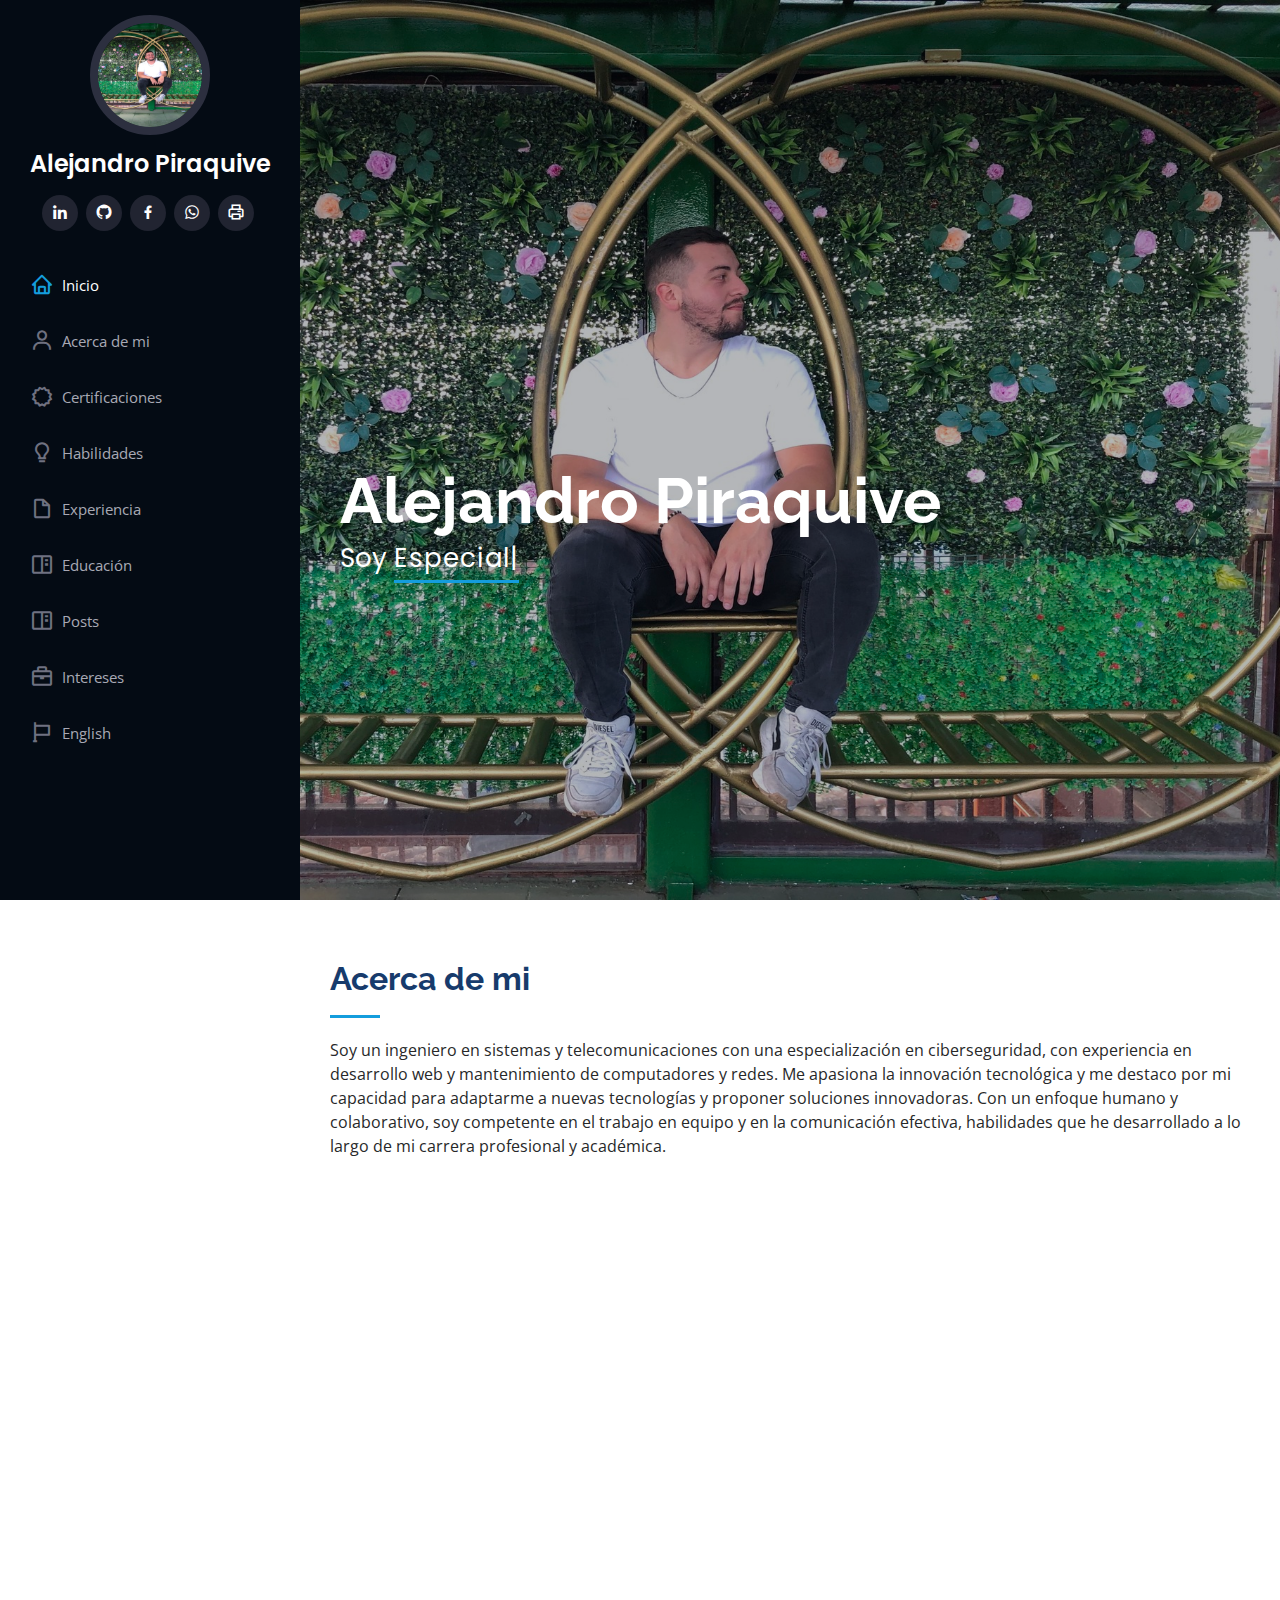
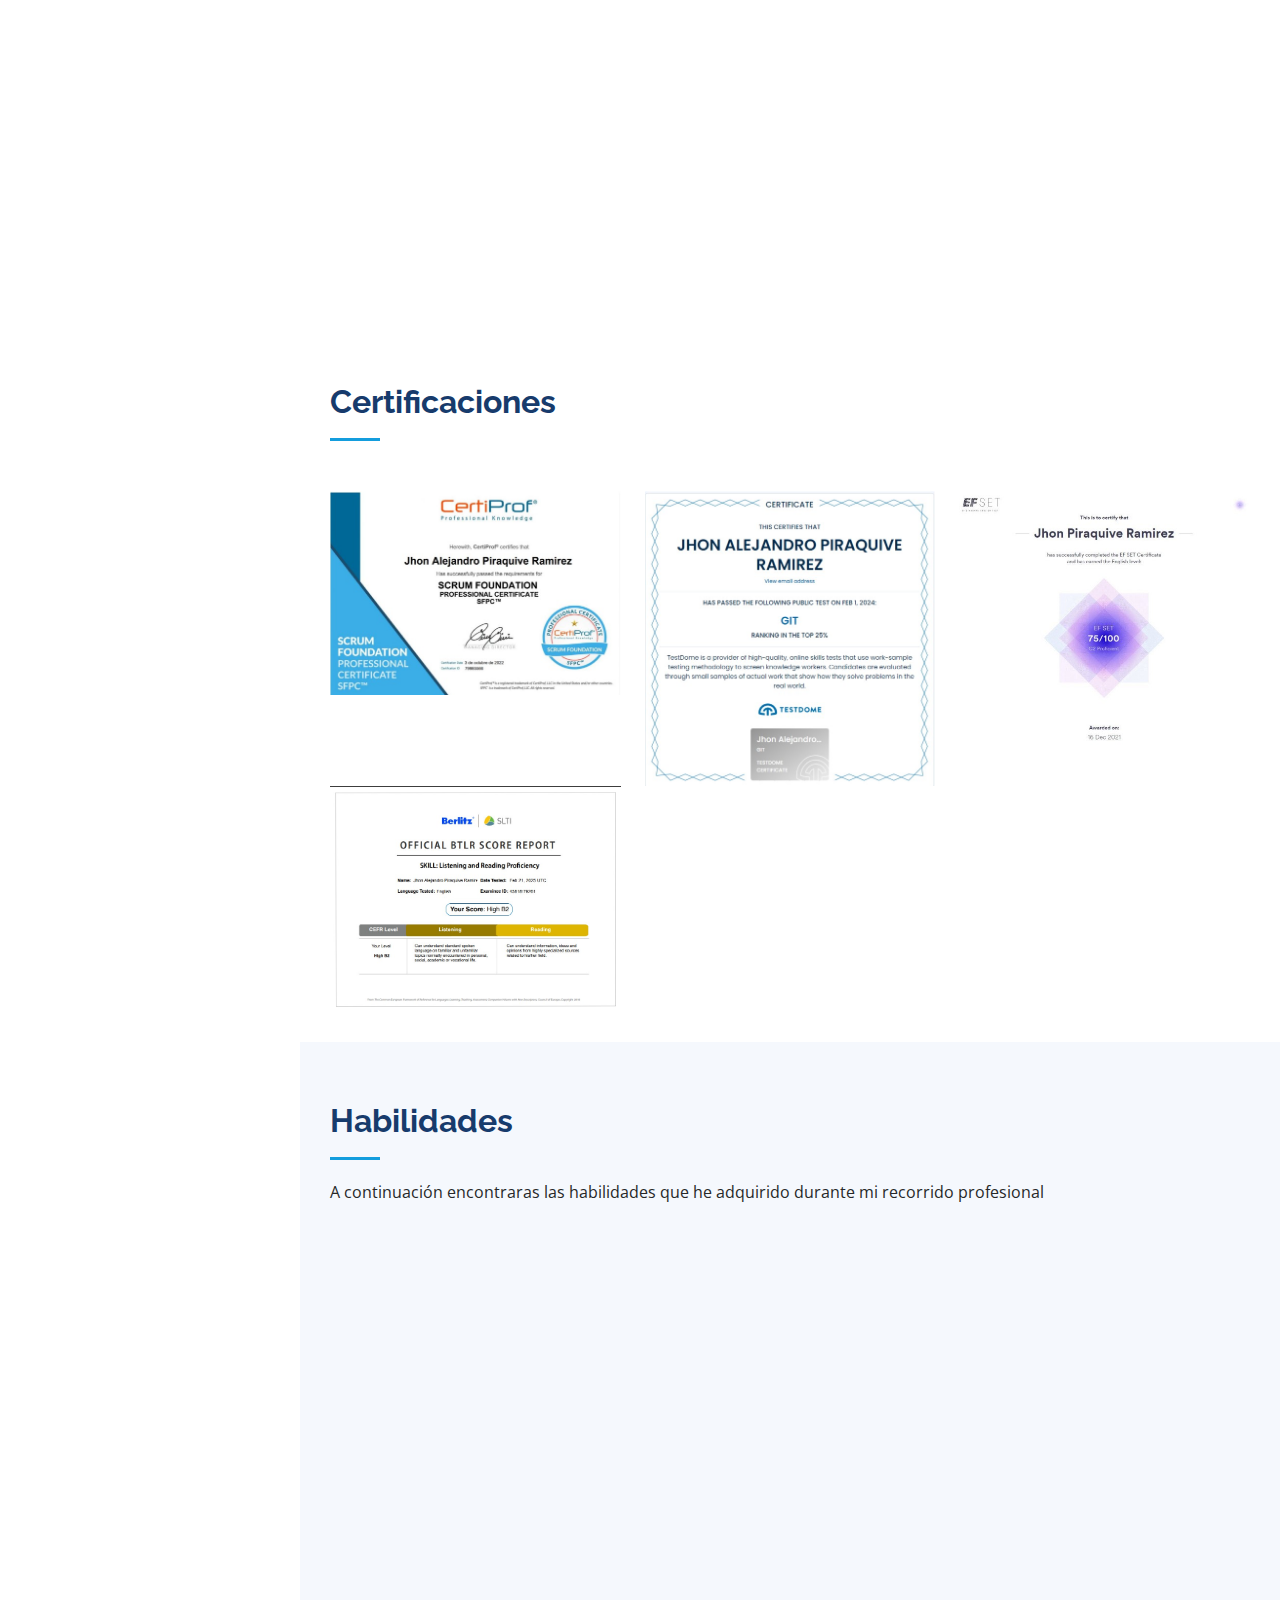
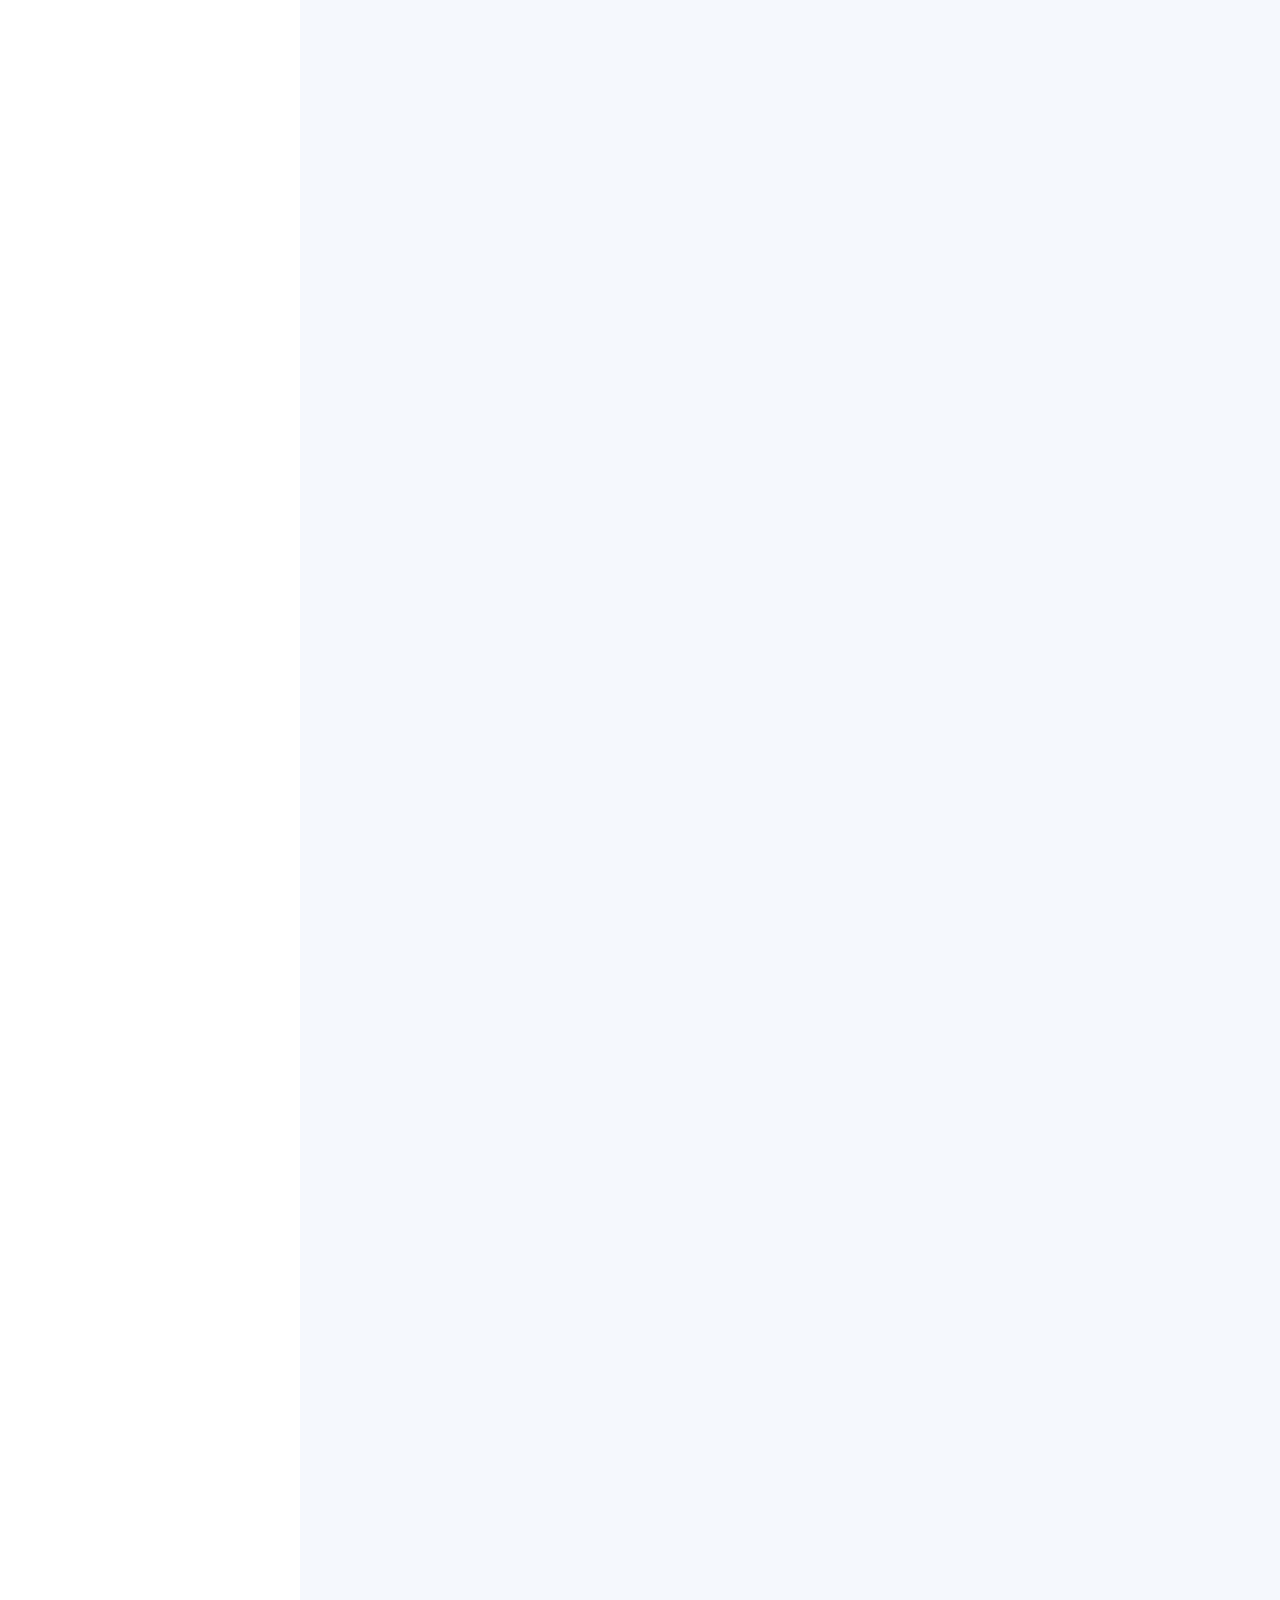
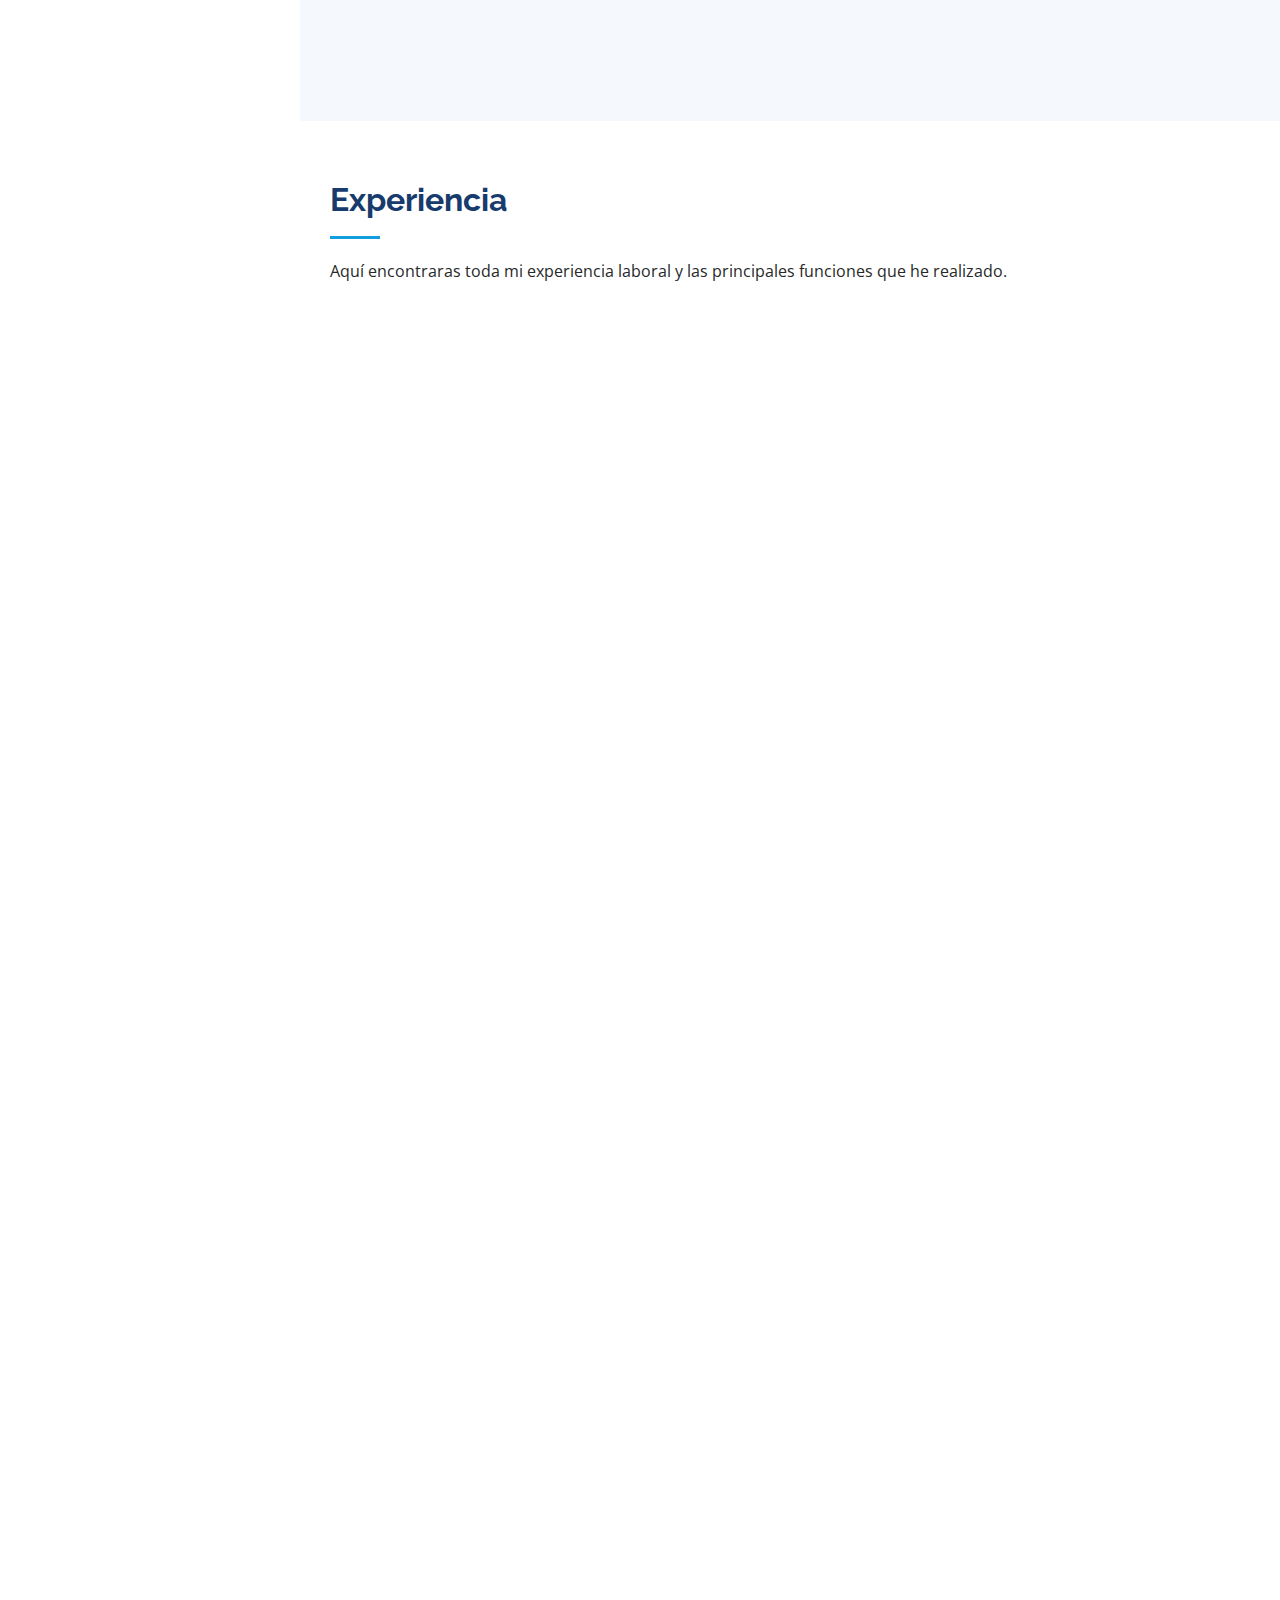
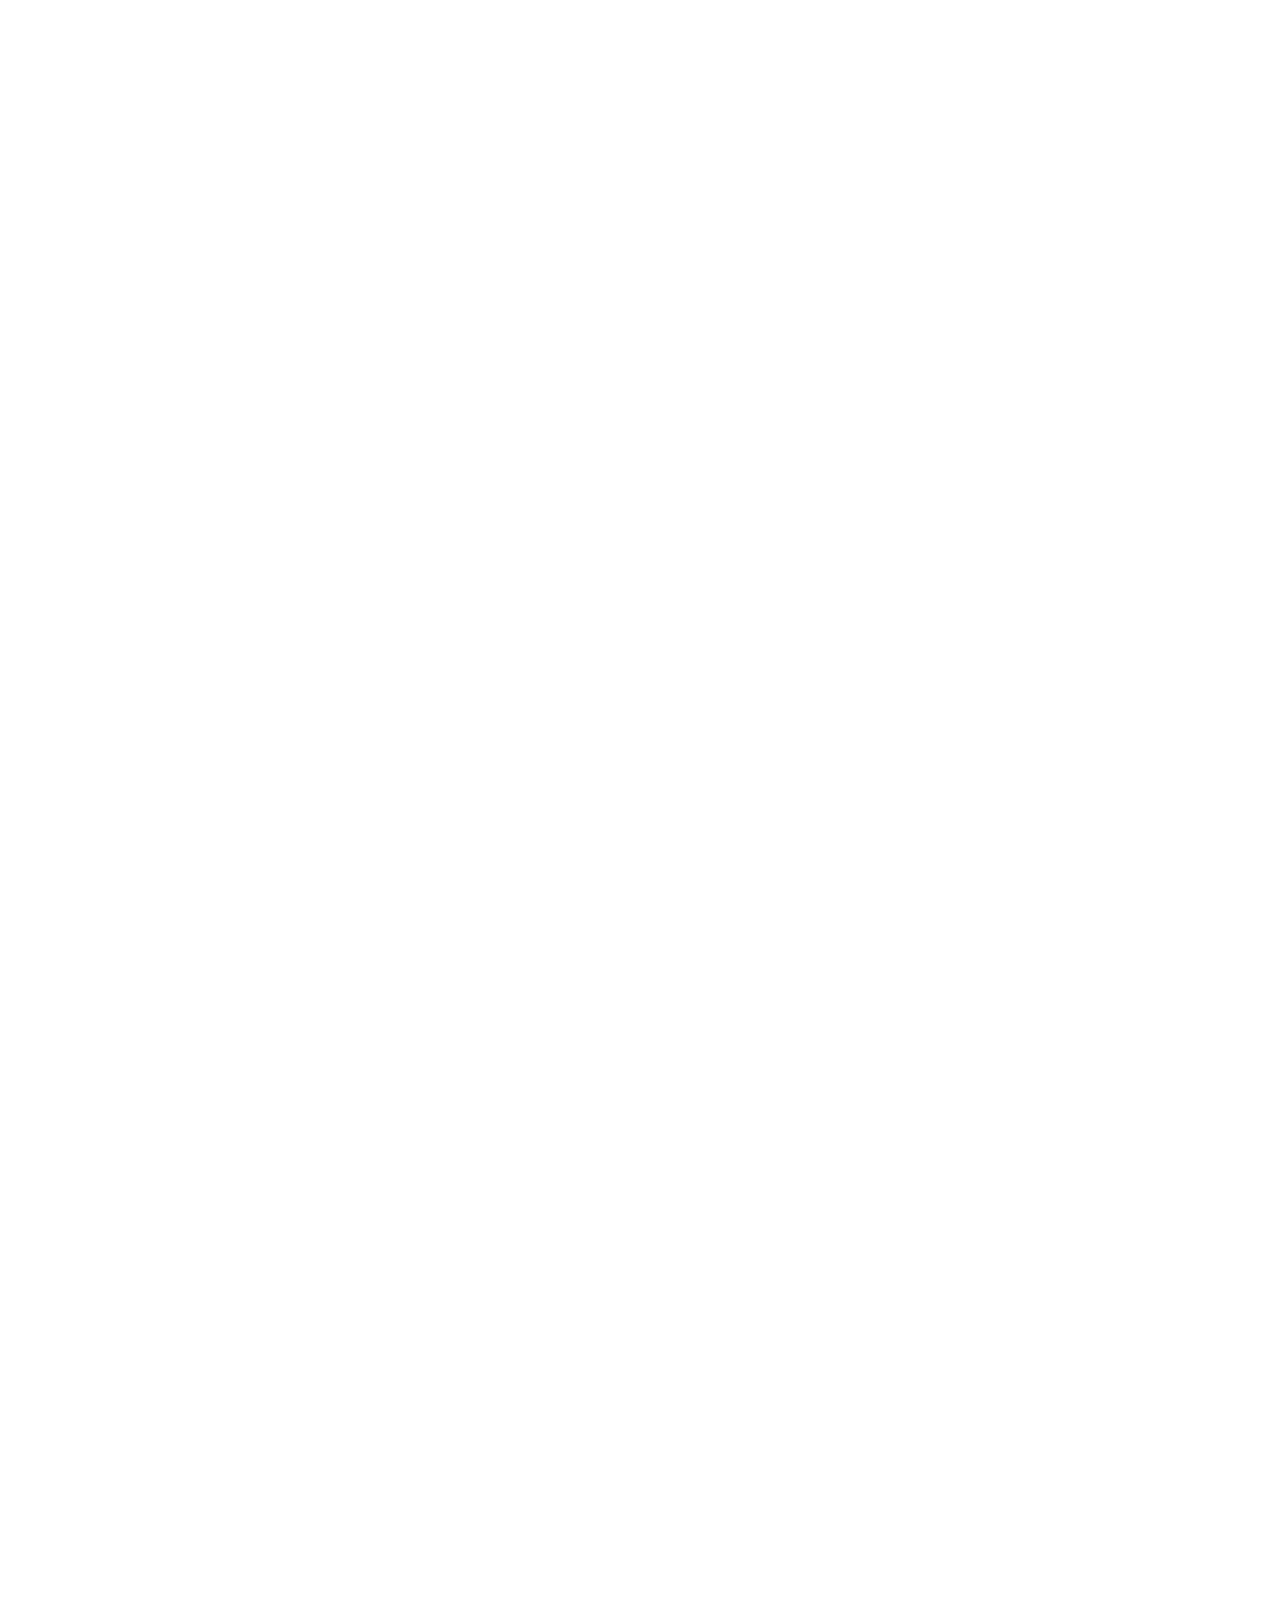
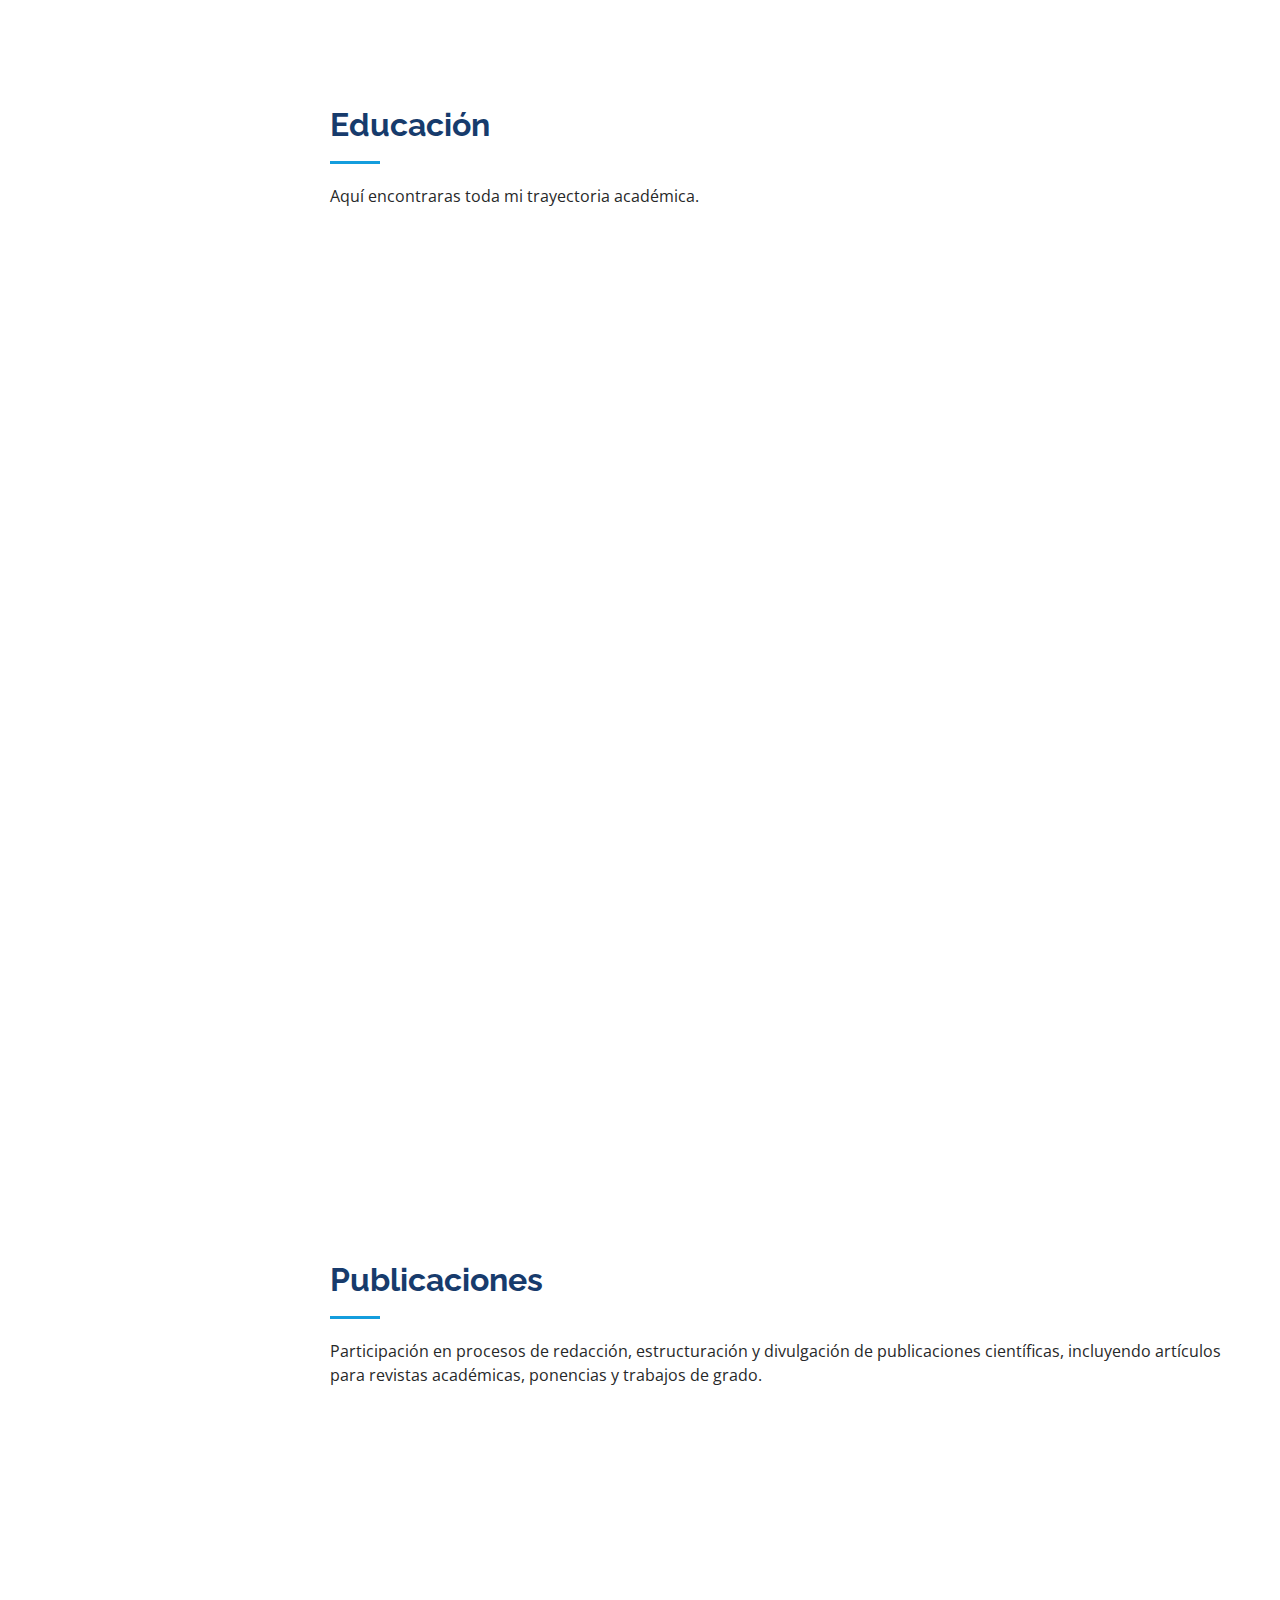
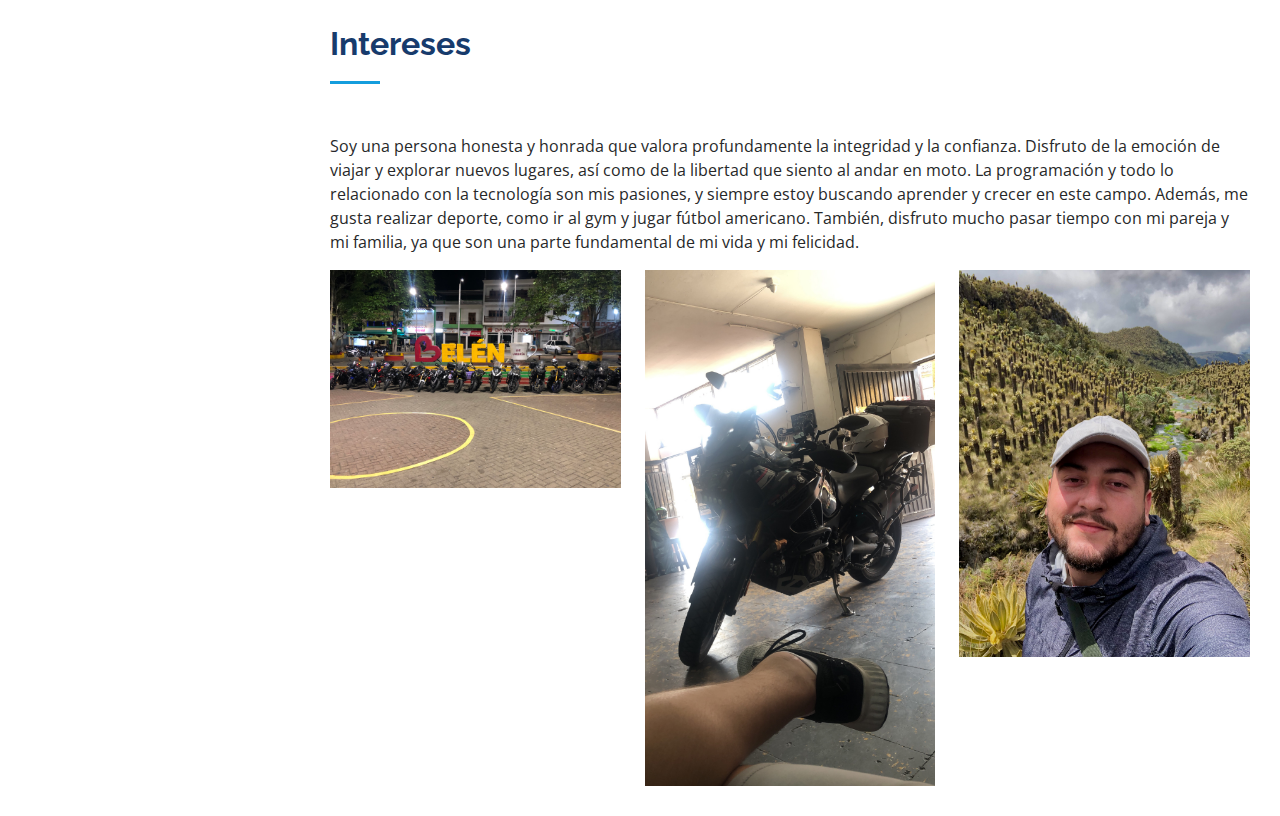
<file: pages/index-es.html>
<!DOCTYPE html>
<html lang="en">

<head>
  <meta charset="utf-8">
  <meta content="width=device-width, initial-scale=1.0" name="viewport">

  <title>Hoja de Vida</title>
  <meta name="description" content="HOJA DE VIDA JHON ALEJANDRO PIRAQUIVE RAMIREZ" />
  <meta name="author" content="JHON ALEJANDRO PIRAQUIVE RAMIREZ" />

  <!-- Favicons -->
  <link href="../assets/img/favicon.png" rel="icon">
  <link href="../assets/img/apple-touch-icon.png" rel="apple-touch-icon">

  <!-- Google Fonts -->
  <link
    href="https://fonts.googleapis.com/css?family=Open+Sans:300,300i,400,400i,600,600i,700,700i|Raleway:300,300i,400,400i,500,500i,600,600i,700,700i|Poppins:300,300i,400,400i,500,500i,600,600i,700,700i"
    rel="stylesheet">

  <!-- Vendor CSS Files -->
  <link href="../assets/vendor/aos/aos.css" rel="stylesheet">
  <link href="../assets/vendor/bootstrap/css/bootstrap.min.css" rel="stylesheet">
  <link href="../assets/vendor/bootstrap-icons/bootstrap-icons.css" rel="stylesheet">
  <link href="../assets/vendor/boxicons/css/boxicons.min.css" rel="stylesheet">
  <link href="../assets/vendor/glightbox/css/glightbox.min.css" rel="stylesheet">
  <link href="../assets/vendor/swiper/swiper-bundle.min.css" rel="stylesheet">

  <!-- Template Main CSS File -->
  <link href="../assets/css/style.css" rel="stylesheet">



  <!-- =======================================================
  * Template Name: iPortfolio
  * Template URL: https://bootstrapmade.com/iportfolio-bootstrap-portfolio-websites-template/
  * Updated: Mar 17 2024 with Bootstrap v5.3.3
  * Author: BootstrapMade.com
  * License: https://bootstrapmade.com/license/
  ======================================================== -->
</head>

<body>

  <!-- ======= Mobile nav toggle button ======= -->
  <i class="bi bi-list mobile-nav-toggle d-xl-none"></i>

  <!-- ======= Header ======= -->
  <header id="header">
    <div class="d-flex flex-column">

      <div class="profile">
        <img src="../assets/img/profile-img.jpg" alt="" class="img-fluid rounded-circle">
        <h1 class="text-light"><a href="index.html">Alejandro Piraquive</a></h1>
        <div class="social-links mt-3 text-center">
          <a class="linkedin" target="_blank" href="https://www.linkedin.com/in/jhon-piraquive-ramirez-b0a6b1197/"><i
              class="bx bxl-linkedin"></i></a>
          <a class="github" target="_blank" href="https://github.com/JhonPiraquive"><i class="bx bxl-github"></i></a>
          <a class="facebook" target="_blank" href="https://www.facebook.com/jhonalejandro.piraquiveramirez"><i
              class="bx bxl-facebook"></i></a>
          <a class="whatsapp" target="_blank" href="https://wa.me/573187623543"><i class="bx bxl-whatsapp"></i></a>
          <a class="whatsapp" target="#" href="" onclick="window.print()"><i class="bx bx-printer"></i></a>
        </div>
      </div>

      <nav id="navbar" class="nav-menu navbar">
        <ul>
          <li>
            <a href="#hero" class="nav-link scrollto active">
              <i class="bx bx-home"></i>
              <span>Inicio</span>
            </a>
          </li>
          <li>
            <a href="#about" class="nav-link scrollto">
              <i class="bx bx-user"></i>
              <span>Acerca de mi</span>
            </a>
          </li>
          <li>
            <a href="#certifications" class="nav-link scrollto">
              <i class="bx bx-certification"></i>
              <span>Certificaciones</span>
            </a>
          </li>
          <li>
            <a href="#skills" class="nav-link scrollto">
              <i class="bx bx-bulb"></i>
              <span>Habilidades</span>
            </a>
          </li>
          <li>
            <a href="#resume" class="nav-link scrollto">
              <i class="bx bx-file-blank"></i>
              <span>Experiencia</span>
            </a>
          </li>
          <li>
            <a href="#education" class="nav-link scrollto">
              <i class="bx bx-book-content"></i>
              <span>Educación</span>
            </a>
          </li>
          <li>
            <a href="#posts" class="nav-link scrollto">
              <i class="bx bx-book-content"></i>
              <span>Posts</span>
            </a>
          </li>
          <li>
            <a href="#hobbies" class="nav-link scrollto">
              <i class="bx bx-briefcase"></i>
              <span>Intereses</span>
            </a>
          </li>
          <li>
            <a href="index-en.html" class="nav-link scrollto">
              <i class="bx bx-flag"></i>
              <span>English</span>
            </a>
          </li>
        </ul>
      </nav>
    </div>
  </header>
  <!-- ======= Header ======= -->

  <!-- ======= Hero Section ======= -->
  <section id="hero" class="d-flex flex-column justify-content-center align-items-center">
    <div class="hero-container" data-aos="fade-in">
      <h1>Alejandro Piraquive</h1>
      <p>Soy
        <span class="typed"
          data-typed-items="Especialista en Ciberseguridad, Ingeniero en Sistemas y Telecomunicaciones, Desarrollador Fullstack"></span>
      </p>
    </div>
  </section>
  <!-- ======= Hero Section ======= -->

  <main id="main">
    <div id="printable-content">
    <!-- ======= About Section ======= -->
    <section id="about" class="about">
      <div class="container">

        <div class="section-title">
          <h2>Acerca de mi</h2>
          <p>
            Soy un ingeniero en sistemas y telecomunicaciones con una especialización en ciberseguridad, con experiencia
            en desarrollo web y
            mantenimiento de computadores y redes. Me apasiona la innovación tecnológica y me destaco por mi capacidad
            para adaptarme a nuevas tecnologías
            y proponer soluciones innovadoras. Con un enfoque humano y colaborativo, soy competente en el trabajo en
            equipo y en la comunicación efectiva,
            habilidades que he desarrollado a lo largo de mi carrera profesional y académica.
          </p>
        </div>

        <div class="row">
          <div class="col-lg-4" data-aos="fade-right">
            <img src="../assets/img/profile-img.jpg" class="img-fluid" alt="">
          </div>
          <div class="col-lg-8 pt-4 pt-lg-0 content" data-aos="fade-left">
            <h3>Ing. Sistemas y Tel. &amp; Desarrollador Fullstack. &amp; Esp. Ciberseguridad</h3>
            <p class="fst-italic">
              Capacidad para resolver problemas técnicos con soluciones creativas e innovadoras.
            </p>
            <div class="row">
              <div class="col-lg-6">
                <ul>
                  <li><i class="bi bi-chevron-right"></i> <strong>Fecha nacimiento:</strong> <span>2 Abril 2000</span>
                  </li>
                  <li><i class="bi bi-chevron-right"></i> <strong>Celular:</strong> <a
                      href="https://wa.me/573187623543"><span>+57 (318) 762-3543</span></a></li>
                  <li><i class="bi bi-chevron-right"></i> <strong>Ubicación:</strong> <span>Manizales, Caldas
                      (Colombia)</span></li>
                </ul>
              </div>
              <div class="col-lg-6">
                <ul>
                  <li><i class="bi bi-chevron-right"></i> <strong>Edad:</strong> <span>24</span></li>
                  <li><i class="bi bi-chevron-right"></i> <strong>Grado:</strong> <span>Profesional -
                      Especialista</span></li>
                  <li><i class="bi bi-chevron-right"></i> <strong>Email:</strong> <span>alejandro5.6@icloud.com</span>
                  </li>
                  <li><i class="bi bi-chevron-right"></i> <strong>Freelance:</strong> <span>Disponible</span></li>
                </ul>
              </div>
            </div>
            <p>
              Líder con experiencia en dirigir equipos.
              Proactivo en la automatización de procesos para aumentar la productividad, experto en la integración de
              tecnologías emergentes en
              entornos empresariales e innovador en la implementación de soluciones de software. Especialista en diseñar
              y optimizar sistemas tecnológicos
              complejos, enfocado en la ciberseguridad para proteger los activos digitales de la empresa, y con una
              notable capacidad para resolver
              problemas técnicos con soluciones creativas e innovadoras.
              <br>
              <br>
              Hablo fluidamente 2 idiomas y actualmente me encuentro aprendiendo un tercer idioma
            <ul>
              <li>Español - Nativo</li>
              <li>Inglés - C2</li>
              <li>Francés - A1</li>
            </ul>
            </p>
          </div>
        </div>
      </div>
    </section>
    <!-- ======= About Section ======= -->

    <!-- ======= Certifications Section ======= -->
    <section id="certifications" class="certifications">
      <div class="container">
        <div class="section-title">
          <h2>Certificaciones</h2>
        </div>

        <div class="row no-gutters">
          <div class="col-lg-4 col-md-6 portfolio-item filter-app">
            <div class="portfolio-wrap">
              <img src="../assets/img/certificaciones/scrum.jpg" class="img-fluid" alt="">
            </div>
          </div>
          <div class="col-lg-4 col-md-6 portfolio-item filter-app">
            <div class="portfolio-wrap">
              <img src="../assets/img/certificaciones/git.jpg" class="img-fluid" alt="">
            </div>
          </div>
          <div class="col-lg-4 col-md-6 portfolio-item filter-app">
            <div class="portfolio-wrap">
              <img src="../assets/img/certificaciones/english.jpg" class="img-fluid" alt="">
            </div>
          </div>
          <div class="col-lg-4 col-md-6 portfolio-item filter-app">
            <div class="portfolio-wrap">
              <img src="../assets/img/certificaciones/berlitz.jpg" class="img-fluid" alt="">
            </div>
          </div>
        </div>
      </div>
    </section>
    <!-- ======= Certifications Section ======= -->

    <!-- ======= Skills Section ======= -->
    <section id="skills" class="skills section-bg">
      <div class="container">

        <div class="section-title">
          <h2>Habilidades</h2>
          <p>
            A continuación encontraras las habilidades que he adquirido durante mi recorrido profesional
          </p>
        </div>

        <div class="row skills-content">

          <div class="col-lg-6" data-aos="fade-up">
            <h3>Lenguajes</h3>

            <div class="progress">
              <span class="skill">PHP <i class="val">90%</i></span>
              <div class="progress-bar-wrap">
                <div class="progress-bar" role="progressbar" aria-valuenow="90" aria-valuemin="0" aria-valuemax="100">
                </div>
              </div>
            </div>

            <div class="progress">
              <span class="skill">JavaScript <i class="val">80%</i></span>
              <div class="progress-bar-wrap">
                <div class="progress-bar" role="progressbar" aria-valuenow="80" aria-valuemin="0" aria-valuemax="100">
                </div>
              </div>
            </div>

            <div class="progress">
              <span class="skill">SQL <i class="val">80%</i></span>
              <div class="progress-bar-wrap">
                <div class="progress-bar" role="progressbar" aria-valuenow="80" aria-valuemin="0" aria-valuemax="100">
                </div>
              </div>
            </div>

            <div class="progress">
              <span class="skill">Python <i class="val">60%</i></span>
              <div class="progress-bar-wrap">
                <div class="progress-bar" role="progressbar" aria-valuenow="60" aria-valuemin="0" aria-valuemax="100">
                </div>
              </div>
            </div>

            <div class="progress">
              <span class="skill">Typescript <i class="val">60%</i></span>
              <div class="progress-bar-wrap">
                <div class="progress-bar" role="progressbar" aria-valuenow="60" aria-valuemin="0" aria-valuemax="100">
                </div>
              </div>
            </div>

            <div class="progress">
              <span class="skill">Go <i class="val">30%</i></span>
              <div class="progress-bar-wrap">
                <div class="progress-bar" role="progressbar" aria-valuenow="30" aria-valuemin="0" aria-valuemax="100">
                </div>
              </div>
            </div>
          </div>

          <div class="col-lg-6" data-aos="fade-up">
            <h3>Frameworks</h3>

            <div class="progress">
              <span class="skill">Laravel <i class="val">90%</i></span>
              <div class="progress-bar-wrap">
                <div class="progress-bar" role="progressbar" aria-valuenow="90" aria-valuemin="0" aria-valuemax="100">
                </div>
              </div>
            </div>

            <div class="progress">
              <span class="skill">React Native <i class="val">60%</i></span>
              <div class="progress-bar-wrap">
                <div class="progress-bar" role="progressbar" aria-valuenow="60" aria-valuemin="0" aria-valuemax="100">
                </div>
              </div>
            </div>

            <div class="progress">
              <span class="skill">React <i class="val">50%</i></span>
              <div class="progress-bar-wrap">
                <div class="progress-bar" role="progressbar" aria-valuenow="50" aria-valuemin="0" aria-valuemax="100">
                </div>
              </div>
            </div>

            <div class="progress">
              <span class="skill">Ionic <i class="val">30%</i></span>
              <div class="progress-bar-wrap">
                <div class="progress-bar" role="progressbar" aria-valuenow="30" aria-valuemin="0" aria-valuemax="100">
                </div>
              </div>
            </div>

            <div class="progress">
              <span class="skill">Node JS <i class="val">30%</i></span>
              <div class="progress-bar-wrap">
                <div class="progress-bar" role="progressbar" aria-valuenow="30" aria-valuemin="0" aria-valuemax="100">
                </div>
              </div>
            </div>

            <div class="progress">
              <span class="skill">Vue Js <i class="val">30%</i></span>
              <div class="progress-bar-wrap">
                <div class="progress-bar" role="progressbar" aria-valuenow="30" aria-valuemin="0" aria-valuemax="100">
                </div>
              </div>
            </div>
          </div>

          <div class="col-lg-6" data-aos="fade-up">
            <h3>Conocimientos</h3>

            <div class="progress">
              <span class="skill">MySQL <i class="val">90%</i></span>
              <div class="progress-bar-wrap">
                <div class="progress-bar" role="progressbar" aria-valuenow="90" aria-valuemin="0" aria-valuemax="100">
                </div>
              </div>
            </div>

            <div class="progress">
              <span class="skill">Maria DB <i class="val">90%</i></span>
              <div class="progress-bar-wrap">
                <div class="progress-bar" role="progressbar" aria-valuenow="90" aria-valuemin="0" aria-valuemax="100">
                </div>
              </div>
            </div>

            <div class="progress">
              <span class="skill">Regression Testing <i class="val">90%</i></span>
              <div class="progress-bar-wrap">
                <div class="progress-bar" role="progressbar" aria-valuenow="90" aria-valuemin="0" aria-valuemax="100">
                </div>
              </div>
            </div>

            <div class="progress">
              <span class="skill">SCRUM <i class="val">90%</i></span>
              <div class="progress-bar-wrap">
                <div class="progress-bar" role="progressbar" aria-valuenow="90" aria-valuemin="0" aria-valuemax="100">
                </div>
              </div>
            </div>

            <div class="progress">
              <span class="skill">Kanban <i class="val">90%</i></span>
              <div class="progress-bar-wrap">
                <div class="progress-bar" role="progressbar" aria-valuenow="90" aria-valuemin="0" aria-valuemax="100">
                </div>
              </div>
            </div>

            <div class="progress">
              <span class="skill">GIT <i class="val">85%</i></span>
              <div class="progress-bar-wrap">
                <div class="progress-bar" role="progressbar" aria-valuenow="85" aria-valuemin="0" aria-valuemax="100">
                </div>
              </div>
            </div>

            <div class="progress">
              <span class="skill">SQL Server <i class="val">80%</i></span>
              <div class="progress-bar-wrap">
                <div class="progress-bar" role="progressbar" aria-valuenow="80" aria-valuemin="0" aria-valuemax="100">
                </div>
              </div>
            </div>

            <div class="progress">
              <span class="skill">Unit Testing <i class="val">50%</i></span>
              <div class="progress-bar-wrap">
                <div class="progress-bar" role="progressbar" aria-valuenow="50" aria-valuemin="0" aria-valuemax="100">
                </div>
              </div>
            </div>
          </div>

          <div class="col-lg-6" data-aos="fade-up">
            <h3>Sistemas Operativos</h3>

            <div class="progress">
              <span class="skill">Windows <i class="val">90%</i></span>
              <div class="progress-bar-wrap">
                <div class="progress-bar" role="progressbar" aria-valuenow="90" aria-valuemin="0" aria-valuemax="100">
                </div>
              </div>
            </div>

            <div class="progress">
              <span class="skill">Ubuntu<i class="val">90%</i></span>
              <div class="progress-bar-wrap">
                <div class="progress-bar" role="progressbar" aria-valuenow="90" aria-valuemin="0" aria-valuemax="100">
                </div>
              </div>
            </div>

            <div class="progress">
              <span class="skill">Centos <i class="val">80%</i></span>
              <div class="progress-bar-wrap">
                <div class="progress-bar" role="progressbar" aria-valuenow="80" aria-valuemin="0" aria-valuemax="100">
                </div>
              </div>
            </div>

            <div class="progress">
              <span class="skill">Kali Linux<i class="val">80%</i></span>
              <div class="progress-bar-wrap">
                <div class="progress-bar" role="progressbar" aria-valuenow="80" aria-valuemin="0" aria-valuemax="100">
                </div>
              </div>
            </div>

            <div class="progress">
              <span class="skill">Debian<i class="val">70%</i></span>
              <div class="progress-bar-wrap">
                <div class="progress-bar" role="progressbar" aria-valuenow="70" aria-valuemin="0" aria-valuemax="100">
                </div>
              </div>
            </div>

            <div class="progress">
              <span class="skill">Linux Mint<i class="val">60%</i></span>
              <div class="progress-bar-wrap">
                <div class="progress-bar" role="progressbar" aria-valuenow="60" aria-valuemin="0" aria-valuemax="100">
                </div>
              </div>
            </div>
          </div>

          <div class="col-lg-6" data-aos="fade-up">
            <h3>Diseño y Librerías</h3>

            <div class="progress">
              <span class="skill">HTML <i class="val">90%</i></span>
              <div class="progress-bar-wrap">
                <div class="progress-bar" role="progressbar" aria-valuenow="90" aria-valuemin="0" aria-valuemax="100">
                </div>
              </div>
            </div>

            <div class="progress">
              <span class="skill">CSS <i class="val">90%</i></span>
              <div class="progress-bar-wrap">
                <div class="progress-bar" role="progressbar" aria-valuenow="90" aria-valuemin="0" aria-valuemax="100">
                </div>
              </div>
            </div>

            <div class="progress">
              <span class="skill">Bootstrap <i class="val">90%</i></span>
              <div class="progress-bar-wrap">
                <div class="progress-bar" role="progressbar" aria-valuenow="90" aria-valuemin="0" aria-valuemax="100">
                </div>
              </div>
            </div>

            <div class="progress">
              <span class="skill">jQuery <i class="val">90%</i></span>
              <div class="progress-bar-wrap">
                <div class="progress-bar" role="progressbar" aria-valuenow="90" aria-valuemin="0" aria-valuemax="100">
                </div>
              </div>
            </div>

            <div class="progress">
              <span class="skill">SASS <i class="val">30%</i></span>
              <div class="progress-bar-wrap">
                <div class="progress-bar" role="progressbar" aria-valuenow="30" aria-valuemin="0" aria-valuemax="100">
                </div>
              </div>
            </div>
          </div>

          <div class="col-lg-6" data-aos="fade-up">
            <h3>Infraestructura</h3>

            <div class="progress">
              <span class="skill">Microservicios <i class="val">80%</i></span>
              <div class="progress-bar-wrap">
                <div class="progress-bar" role="progressbar" aria-valuenow="80" aria-valuemin="0" aria-valuemax="100">
                </div>
              </div>
            </div>

            <div class="progress">
              <span class="skill">Rest API <i class="val">80%</i></span>
              <div class="progress-bar-wrap">
                <div class="progress-bar" role="progressbar" aria-valuenow="80" aria-valuemin="0" aria-valuemax="100">
                </div>
              </div>
            </div>

            <div class="progress">
              <span class="skill">AWS <i class="val">50%</i></span>
              <div class="progress-bar-wrap">
                <div class="progress-bar" role="progressbar" aria-valuenow="50" aria-valuemin="0" aria-valuemax="100">
                </div>
              </div>
            </div>

            <div class="progress">
              <span class="skill">GCP <i class="val">30%</i></span>
              <div class="progress-bar-wrap">
                <div class="progress-bar" role="progressbar" aria-valuenow="30" aria-valuemin="0" aria-valuemax="100">
                </div>
              </div>
            </div>
          </div>

          <div class="col-lg-6" data-aos="fade-up">
            <h3>Herramientas</h3>

            <div class="progress">
              <span class="skill">phpMyAdmin <i class="val">90%</i></span>
              <div class="progress-bar-wrap">
                <div class="progress-bar" role="progressbar" aria-valuenow="90" aria-valuemin="0" aria-valuemax="100">
                </div>
              </div>
            </div>

            <div class="progress">
              <span class="skill">Cpanel <i class="val">90%</i></span>
              <div class="progress-bar-wrap">
                <div class="progress-bar" role="progressbar" aria-valuenow="90" aria-valuemin="0" aria-valuemax="100">
                </div>
              </div>
            </div>

            <div class="progress">
              <span class="skill">Docker <i class="val">80%</i></span>
              <div class="progress-bar-wrap">
                <div class="progress-bar" role="progressbar" aria-valuenow="80" aria-valuemin="0" aria-valuemax="100">
                </div>
              </div>
            </div>

            <div class="progress">
              <span class="skill">WSL2 <i class="val">80%</i></span>
              <div class="progress-bar-wrap">
                <div class="progress-bar" role="progressbar" aria-valuenow="80" aria-valuemin="0" aria-valuemax="100">
                </div>
              </div>
            </div>

            <div class="progress">
              <span class="skill">VSCode <i class="val">80%</i></span>
              <div class="progress-bar-wrap">
                <div class="progress-bar" role="progressbar" aria-valuenow="80" aria-valuemin="0" aria-valuemax="100">
                </div>
              </div>
            </div>

            <div class="progress">
              <span class="skill">Jira <i class="val">70%</i></span>
              <div class="progress-bar-wrap">
                <div class="progress-bar" role="progressbar" aria-valuenow="70" aria-valuemin="0" aria-valuemax="100">
                </div>
              </div>
            </div>

            <div class="progress">
              <span class="skill">Confluence <i class="val">70%</i></span>
              <div class="progress-bar-wrap">
                <div class="progress-bar" role="progressbar" aria-valuenow="70" aria-valuemin="0" aria-valuemax="100">
                </div>
              </div>
            </div>

            <div class="progress">
              <span class="skill">Beanstalk <i class="val">70%</i></span>
              <div class="progress-bar-wrap">
                <div class="progress-bar" role="progressbar" aria-valuenow="70" aria-valuemin="0" aria-valuemax="100">
                </div>
              </div>
            </div>

            <div class="progress">
              <span class="skill">Slack <i class="val">70%</i></span>
              <div class="progress-bar-wrap">
                <div class="progress-bar" role="progressbar" aria-valuenow="70" aria-valuemin="0" aria-valuemax="100">
                </div>
              </div>
            </div>

            <div class="progress">
              <span class="skill">Composer <i class="val">70%</i></span>
              <div class="progress-bar-wrap">
                <div class="progress-bar" role="progressbar" aria-valuenow="70" aria-valuemin="0" aria-valuemax="100">
                </div>
              </div>
            </div>

            <div class="progress">
              <span class="skill">Shell (Bash) <i class="val">70%</i></span>
              <div class="progress-bar-wrap">
                <div class="progress-bar" role="progressbar" aria-valuenow="70" aria-valuemin="0" aria-valuemax="100">
                </div>
              </div>
            </div>

            <div class="progress">
              <span class="skill">NPM <i class="val">60%</i></span>
              <div class="progress-bar-wrap">
                <div class="progress-bar" role="progressbar" aria-valuenow="60" aria-valuemin="0" aria-valuemax="100">
                </div>
              </div>
            </div>
          </div>
        </div>

      </div>
    </section><!-- End Skills Section -->

    <!-- ======= Resume Section ======= -->
    <section id="resume" class="resume">
      <div class="container">

        <div class="section-title">
          <h2>Experiencia</h2>
          <p>Aquí encontraras toda mi experiencia laboral y las principales funciones que he realizado.</p>
        </div>

        <div class="row">
          <div class="col-lg-6" data-aos="fade-up" data-aos-delay="100">
            <div class="resume-item">
              <h4>Profesor</h4>
              <h5>2024 - Actualmente</h5>
              <p><em>Universidad de Manizales, Manizales - Caldas (Colombia)</em></p>
              <p>Proceso de enseñanza a estudiantes en modalidad virtual y presencial de las siguientes materias:</p>
              <ul>
                <li>Configuración de servicios web.</li>
                <li>Programación orientada a sitios web.</li>
                <li>Configuración de sistemas operativos.</li>
                <li>Herramientas ofimáticas y bases de datos.</li>
                <li>Optimización de sitios web.</li>
                <li>Principios y análisis de diseño de software.</li>
                <li>Programación básica para entornos web.</li>
              </ul>
            </div>

            <div class="resume-item">
              <h4>Senior Developer</h4>
              <h5>2022 - Actualmente</h5>
              <p><em>Heinsohn (CareTree), Manizales - Caldas (Colombia)</em></p>
              <ul>
                <li>Colíder de Desarrollo en un entorno de trabajo remoto.</li>
                <li>Desarrollo software médico, garantizando su funcionalidad y eficiencia.</li>
                <li>Colaboración y participación con la arquitectura en AWS, asegurando una infraestructura robusta y
                  escalable.</li>
                <li>Uso de metodologías ágiles como Scrum, utilizando herramientas de gestión de proyectos como Jira.
                </li>
                <li>Uso de Docker para la creación y manejo de contenedores, optimizando el desarrollo y la
                  implementación de aplicaciones.</li>
                <li>Enfoque en ciberseguridad, protegiendo datos y sistemas, cumpliendo con estándares de seguridad
                  informática.</li>
                <li>Desarrollo y mantenimiento de aplicaciones moviles con react native para IOS y Android.</li>
              </ul>
            </div>

            <div class="resume-item">
              <h4>Desarrollador Web</h4>
              <h5>2021 - 2022</h5>
              <p><em>QVO Consultoría Y Estrategía S.A.S, Manizales - Caldas (Colombia)</em></p>
              <p>
                Desarrollar el proceso ingenieril mediante el uso de metodologías agiles como Kanban y SCRUM
                brindando al cliente un acompañamiento completo desde el primero momento con el levantamiento
                de requisitos hasta la última instancia con capacitaciones y solución de inquietudes; Brindando
                soluciones integrales
                y a la medida mediante el uso de tecnologías enfocadas al desarrollo web y manejo de bases de datos
                relacionales SQL.
                Desarrollo de sistemas de información para la gestión de:
              </p>
              <ul>
                <li>Consultorías de Seguridad</li>
                <li>Cotizaciones de Sistemas Electrónicos</li>
                <li>CRM</li>
                <li>Armamento de empresas de seguridad</li>
                <li>Personal de empresas de seguridad</li>
                <li>Logística de empresas de seguridad</li>
                <li>Medios de Comunicaciones</li>
                <li>Usuarios e Intranet</li>
                <li>Gestión Créditos y Finanzas</li>
                <li>Parametrizaciones</li>
                <li>Estrategía y Financiera</li>
                <li>Gestión Comercial</li>
                <li>Indicadores y Análisis</li>
              </ul>
            </div>

            <div class="resume-item">
              <h4>Desarrollador Web</h4>
              <h5>2019 - 2021</h5>
              <p><em>Business Solutions On The Cloud, Manizales - Caldas (Colombia)</em></p>
              <p>
                Brindar soluciones integrales y a la medida mediante el uso de tecnologías enfocadas al desarrollo web y
                manejo de bases de datos relacionales SQL.

                Desarrollo de sistemas de información para la gestión de:
              </p>
              <ul>
                <li>Cotizaciones de Sistemas Electrónicos</li>
                <li>CRM</li>
                <li>Parametrizaciones</li>
                <li>Usuarios e Intranet</li>
                <li>Gestión Créditos y Finanzas</li>
                <li>Estrategía y Financiera</li>
                <li>Gestión Comercial</li>
              </ul>
            </div>

            <div class="resume-item">
              <h4>Desarrollador Web</h4>
              <h5>2018 - 2019</h5>
              <p><em>ASAP Staffing Company, Manizales - Caldas (Colombia)</em></p>
              <p>
                De manera remota Brindandar una solución integral y a la medida mediante el uso de tecnologías enfocadas
                al desarrollo web y manejo de bases de datos relacionales SQL, para llevar acabo el manejo de una
                intranet
                con un CRM para tener la capacidad de administrar y manejar empleos temporales.

                Desarrollo de sistemas de información para la gestión de:
              </p>
              <ul>
                <li>Usuarios e Intranet</li>
                <li>Parametrizaciones</li>
                <li>CRM</li>
              </ul>
            </div>

            <div class="resume-item">
              <h4>Técnico En Sistemas</h4>
              <h5>2017 - 2018</h5>
              <p><em>Tecnisoft, Manizales - Caldas (Colombia)</em></p>
              <p>
                Llevar acabo el acompañamiento a clientes durante la toma de decisiones para la adquisición de equipos
                de cómputo,
                mantenimientos preventivos y correctivos de equipos de cómputo y reparación y diagnóstico de redes.
              </p>
            </div>
          </div>
        </div>

      </div>
    </section><!-- End Resume Section -->

    <!-- ======= Resume Section ======= -->
    <section id="education" class="education">
      <div class="container">

        <div class="section-title">
          <h2>Educación</h2>
          <p>Aquí encontraras toda mi trayectoria académica.</p>
        </div>

        <div class="row">
          <div class="col-lg-6" data-aos="fade-up" data-aos-delay="100">
            <div class="col-lg-6" data-aos="fade-up">
              <div class="education-item">
                <h4>Especialización en Ciberseguridad</h4>
                <h5>2024 - 2025</h5>
                <p><em>Universidad Catolica de Manizales, Manizales - Caldas (Colombia)</em></p>
              </div>
              <div class="education-item">
                <h4>Ingeniería en Sistemas y Telecomunicaciones</h4>
                <h5>2017 - 2023</h5>
                <p><em>Universidad de Manizales, Manizales - Caldas (Colombia)</em></p>
              </div>
              <div class="education-item">
                <h4>Técnico en Sistemas</h4>
                <h5>2011 - 2016</h5>
                <p><em>Servicio Nacional de Aprendizaje (SENA), Manizales - Caldas (Colombia)</em></p>
              </div>
              <div class="education-item">
                <h4>Bachiller Técnico</h4>
                <h5>2011 - 2016</h5>
                <p><em>Instituto Técnico San Rafael, Manizales - Caldas (Colombia)</em></p>
              </div>
              <div class="education-item">
                <h4>Diplomado de Inglés</h4>
                <h5>2013 - 2016</h5>
                <p><em>Universidad Autónoma, Manizales - Caldas (Colombia)</em></p>
              </div>
              <div class="education-item">
                <h4>Diplomado de Francés</h4>
                <h5>2023 - Pausado</h5>
                <p><em>Universidad Autónoma de Manizales, Manizales - Caldas (Colombia)</em></p>
              </div>
            </div>
          </div>

        </div>
    </section><!-- End Resume Section -->

    <!-- ======= Posts Section ======= -->
    <section id="posts" class="education">
      <div class="container">

        <div class="section-title">
          <h2>Publicaciones</h2>
          <p>Participación en procesos de redacción, estructuración y divulgación de publicaciones científicas,
            incluyendo artículos para revistas académicas, ponencias y trabajos de grado.</p>
        </div>

        <div class="row">
          <div class="col-lg-12" data-aos="fade-up" data-aos-delay="100">
            <div class="col-lg-12" data-aos="fade-up">
              <ul>
                <li>
                  <p>
                    <b>Autor en The Hacking Day:</b> Publicación del articulo "Pentesting en servidores en Amazon Web
                    Services y Google Cloud Platform" (abril del 2024) abordando tecnicas avanzadas de seguridad en
                    entornos
                    web y compartiendo conocimientos con una comunidad global de especialistas en ciberseguridad <a
                      href="https://blog.thehackingday.com/2024/04/pentesting-servidores-en-amazon-web.html?m=1">Ver el
                      Post</a>
                  </p>
                </li>
              </ul>
            </div>
          </div>
        </div>
      </div>
    </section><!-- End Posts Section -->


    <!-- ======= Hobbies Section ======= -->
    <section id="hobbies" class="hobbies">
      <div class="container">
        <div class="section-title">
          <h2>Intereses</h2>
        </div>

        <p>
          Soy una persona honesta y honrada que valora profundamente la integridad y la confianza. Disfruto de la
          emoción de viajar y
          explorar nuevos lugares, así como de la libertad que siento al andar en moto. La programación y todo lo
          relacionado
          con la tecnología son mis pasiones, y siempre estoy buscando aprender y crecer en este campo. Además, me
          gusta
          realizar deporte, como
          ir al gym y jugar fútbol americano. También, disfruto mucho pasar tiempo con mi pareja y mi familia, ya
          que
          son una parte fundamental de mi vida y mi felicidad.
        </p>

        <div class="row no-gutters">
          <div class="col-lg-4 col-md-6 portfolio-item filter-app">
            <div class="portfolio-wrap">
              <img src="../assets/img/hobbies1.jpg" class="img-fluid" alt="">
            </div>
          </div>
          <div class="col-lg-4 col-md-6 portfolio-item filter-app">
            <div class="portfolio-wrap">
              <img src="../assets/img/hobbies2.jpg" class="img-fluid" alt="">
            </div>
          </div>
          <div class="col-lg-4 col-md-6 portfolio-item filter-app">
            <div class="portfolio-wrap">
              <img src="../assets/img/hobbies3.jpg" class="img-fluid" alt="">
            </div>
          </div>
        </div>
      </div>
    </section>
    <!-- ======= Hobbies Section ======= -->
    </div>
  </main><!-- End #main -->

  <a href="#" class="back-to-top d-flex align-items-center justify-content-center no-print"><i
      class="bi bi-arrow-up-short"></i></a>

  <!-- Vendor JS Files -->
  <script src="../assets/vendor/purecounter/purecounter_vanilla.js"></script>
  <script src="../assets/vendor/aos/aos.js"></script>
  <script src="../assets/vendor/bootstrap/js/bootstrap.bundle.min.js"></script>
  <script src="../assets/vendor/glightbox/js/glightbox.min.js"></script>
  <script src="../assets/vendor/isotope-layout/isotope.pkgd.min.js"></script>
  <script src="../assets/vendor/swiper/swiper-bundle.min.js"></script>
  <script src="../assets/vendor/typed.js/typed.umd.js"></script>
  <script src="../assets/vendor/waypoints/noframework.waypoints.js"></script>
  <script src="../assets/vendor/php-email-form/validate.js"></script>

  <!-- Template Main JS File -->
  <script src="../assets/js/main.js"></script>
</body>

</html>
</file>
<file: assets/css/style.css>
/**
* Template Name: iPortfolio
* Template URL: https://bootstrapmade.com/iportfolio-bootstrap-portfolio-websites-template/
* Updated: Mar 17 2024 with Bootstrap v5.3.3
* Author: BootstrapMade.com
* License: https://bootstrapmade.com/license/
*/

/*--------------------------------------------------------------
# General
--------------------------------------------------------------*/
body {
  font-family: "Open Sans", sans-serif;
  color: #272829;
}

a {
  color: #149ddd;
  text-decoration: none;
}

a:hover {
  color: #37b3ed;
  text-decoration: none;
}

h1,
h2,
h3,
h4,
h5,
h6 {
  font-family: "Raleway", sans-serif;
}

/*--------------------------------------------------------------
# Back to top button
--------------------------------------------------------------*/
.back-to-top {
  position: fixed;
  visibility: hidden;
  opacity: 0;
  right: 15px;
  bottom: 15px;
  z-index: 996;
  background: #149ddd;
  width: 40px;
  height: 40px;
  border-radius: 50px;
  transition: all 0.4s;
}

.back-to-top i {
  font-size: 28px;
  color: #fff;
  line-height: 0;
}

.back-to-top:hover {
  background: #2eafec;
  color: #fff;
}

.back-to-top.active {
  visibility: visible;
  opacity: 1;
}

/*--------------------------------------------------------------
# Header
--------------------------------------------------------------*/
#header {
  position: fixed;
  top: 0;
  left: 0;
  bottom: 0;
  width: 300px;
  transition: all ease-in-out 0.5s;
  z-index: 9997;
  transition: all 0.5s;
  padding: 0 15px;
  background: #040b14;
  overflow-y: auto;
}

#header .profile img {
  margin: 15px auto;
  display: block;
  width: 120px;
  border: 8px solid #2c2f3f;
}

#header .profile h1 {
  font-size: 24px;
  margin: 0;
  padding: 0;
  font-weight: 600;
  -moz-text-align-last: center;
  text-align-last: center;
  font-family: "Poppins", sans-serif;
}

#header .profile h1 a,
#header .profile h1 a:hover {
  color: #fff;
  text-decoration: none;
}

#header .profile .social-links a {
  font-size: 18px;
  display: inline-block;
  background: #212431;
  color: #fff;
  line-height: 1;
  padding: 8px 0;
  margin-right: 4px;
  border-radius: 50%;
  text-align: center;
  width: 36px;
  height: 36px;
  transition: 0.3s;
}

#header .profile .social-links a:hover {
  background: #149ddd;
  color: #fff;
  text-decoration: none;
}

#main {
  margin-left: 300px;
}

.container,
.container-fluid {
  padding-left: 30px;
  padding-right: 30px;
}

@media (max-width: 1199px) {
  #header {
    left: -300px;
  }

  #main {
    margin-left: 0;
  }

  .container,
  .container-fluid {
    padding-left: 12px;
    padding-right: 12px;
  }
}

/*--------------------------------------------------------------
# Navigation Menu
--------------------------------------------------------------*/
/* Desktop Navigation */
.nav-menu {
  padding: 30px 0 0 0;
}

.nav-menu * {
  margin: 0;
  padding: 0;
  list-style: none;
}

.nav-menu>ul>li {
  position: relative;
  white-space: nowrap;
}

.nav-menu a,
.nav-menu a:focus {
  display: flex;
  align-items: center;
  color: #a8a9b4;
  padding: 12px 15px;
  margin-bottom: 8px;
  transition: 0.3s;
  font-size: 15px;
}

.nav-menu a i,
.nav-menu a:focus i {
  font-size: 24px;
  padding-right: 8px;
  color: #6f7180;
}

.nav-menu a:hover,
.nav-menu .active,
.nav-menu .active:focus,
.nav-menu li:hover>a {
  text-decoration: none;
  color: #fff;
}

.nav-menu a:hover i,
.nav-menu .active i,
.nav-menu .active:focus i,
.nav-menu li:hover>a i {
  color: #149ddd;
}

/* Mobile Navigation */
.mobile-nav-toggle {
  position: fixed;
  right: 15px;
  top: 15px;
  z-index: 9998;
  border: 0;
  font-size: 24px;
  transition: all 0.4s;
  outline: none !important;
  background-color: #149ddd;
  color: #fff;
  width: 40px;
  height: 40px;
  display: inline-flex;
  align-items: center;
  justify-content: center;
  line-height: 0;
  border-radius: 50px;
  cursor: pointer;
}

.mobile-nav-active {
  overflow: hidden;
}

.mobile-nav-active #header {
  left: 0;
}

/*--------------------------------------------------------------
# Hero Section
--------------------------------------------------------------*/
#hero {
  width: 100%;
  height: 100vh;
  background: url("../img/hero-bg.jpg") top center;
  background-size: cover;
}

#hero:before {
  content: "";
  background: rgba(5, 13, 24, 0.3);
  position: absolute;
  bottom: 0;
  top: 0;
  left: 0;
  right: 0;
  z-index: 1;
}

#hero .hero-container {
  position: relative;
  margin-top: 200px;
  z-index: 2;
  min-width: 300px;
}

#hero h1 {
  margin: 0 0 10px 0;
  font-size: 64px;
  font-weight: 700;
  line-height: 56px;
  color: #fff;
}

#hero p {
  color: #fff;
  margin-bottom: 50px;
  font-size: 26px;
  font-family: "Poppins", sans-serif;
}

#hero p span {
  color: #fff;
  padding-bottom: 4px;
  letter-spacing: 1px;
  border-bottom: 3px solid #149ddd;
}

@media (min-width: 1024px) {
  #hero {
    background-attachment: fixed;
  }
}

@media (max-width: 768px) {
  #hero h1 {
    font-size: 28px;
    line-height: 36px;
  }

  #hero h2 {
    font-size: 18px;
    line-height: 24px;
    margin-bottom: 30px;
  }
}

/*--------------------------------------------------------------
# Sections General
--------------------------------------------------------------*/
section {
  padding: 60px 0;
  overflow: hidden;
}

.section-bg {
  background: #f5f8fd;
}

.section-title {
  padding-bottom: 30px;
}

.section-title h2 {
  font-size: 32px;
  font-weight: bold;
  margin-bottom: 20px;
  padding-bottom: 20px;
  position: relative;
  color: #173b6c;
}

.section-title h2::after {
  content: "";
  position: absolute;
  display: block;
  width: 50px;
  height: 3px;
  background: #149ddd;
  bottom: 0;
  left: 0;
}

.section-title p {
  margin-bottom: 0;
}

/*--------------------------------------------------------------
# About
--------------------------------------------------------------*/
.about .content h3 {
  font-weight: 700;
  font-size: 26px;
  color: #173b6c;
}

.about .content ul {
  list-style: none;
  padding: 0;
}

.about .content ul li {
  margin-bottom: 20px;
  display: flex;
  align-items: center;
}

.about .content ul strong {
  margin-right: 10px;
}

.about .content ul i {
  font-size: 16px;
  margin-right: 5px;
  color: #149ddd;
  line-height: 0;
}

.about .content p:last-child {
  margin-bottom: 0;
}

/*--------------------------------------------------------------
# Certifications
--------------------------------------------------------------*/
.certifications {
  padding-bottom: 30px;
}

.certifications .count-box {
  padding: 30px;
  width: 100%;
}

.certifications .count-box i {
  display: block;
  font-size: 44px;
  color: #149ddd;
  float: left;
  line-height: 0;
}

.certifications .count-box span {
  font-size: 48px;
  line-height: 40px;
  display: block;
  font-weight: 700;
  color: #050d18;
  margin-left: 60px;
}

.certifications .count-box p {
  padding: 15px 0 0 0;
  margin: 0 0 0 60px;
  font-family: "Raleway", sans-serif;
  font-size: 14px;
  color: #122f57;
}

.certifications .count-box a {
  font-weight: 600;
  display: block;
  margin-top: 20px;
  color: #122f57;
  font-size: 15px;
  font-family: "Poppins", sans-serif;
  transition: ease-in-out 0.3s;
}

.certifications .count-box a:hover {
  color: #1f5297;
}

/*--------------------------------------------------------------
# Hobbies
--------------------------------------------------------------*/
.hobbies {
  padding-bottom: 30px;
}

.hobbies .count-box {
  padding: 30px;
  width: 100%;
}

.hobbies .count-box i {
  display: block;
  font-size: 44px;
  color: #149ddd;
  float: left;
  line-height: 0;
}

.hobbies .count-box span {
  font-size: 48px;
  line-height: 40px;
  display: block;
  font-weight: 700;
  color: #050d18;
  margin-left: 60px;
}

.hobbies .count-box p {
  padding: 15px 0 0 0;
  margin: 0 0 0 60px;
  font-family: "Raleway", sans-serif;
  font-size: 14px;
  color: #122f57;
}

.hobbies .count-box a {
  font-weight: 600;
  display: block;
  margin-top: 20px;
  color: #122f57;
  font-size: 15px;
  font-family: "Poppins", sans-serif;
  transition: ease-in-out 0.3s;
}

.hobbies .count-box a:hover {
  color: #1f5297;
}

/*--------------------------------------------------------------
# Akills
--------------------------------------------------------------*/
.skills .progress {
  height: 60px;
  display: block;
  background: none;
  border-radius: 0;
}

.skills .progress .skill {
  padding: 0;
  margin: 0 0 6px 0;
  text-transform: uppercase;
  display: block;
  font-weight: 600;
  font-family: "Poppins", sans-serif;
  color: #050d18;
}

.skills .progress .skill .val {
  float: right;
  font-style: normal;
}

.skills .progress-bar-wrap {
  background: #dce8f8;
  height: 10px;
}

.skills .progress-bar {
  width: 1px;
  height: 10px;
  transition: 0.9s;
  background-color: #149ddd;
}

/*--------------------------------------------------------------
# Resume
--------------------------------------------------------------*/
.resume .resume-title {
  font-size: 26px;
  font-weight: 700;
  margin-top: 20px;
  margin-bottom: 20px;
  color: #050d18;
}

.resume .resume-item {
  padding: 0 0 20px 20px;
  margin-top: -2px;
  border-left: 2px solid #1f5297;
  position: relative;
}

.resume .resume-item h4 {
  line-height: 18px;
  font-size: 18px;
  font-weight: 600;
  text-transform: uppercase;
  font-family: "Poppins", sans-serif;
  color: #050d18;
  margin-bottom: 10px;
}

.resume .resume-item h5 {
  font-size: 16px;
  background: #e4edf9;
  padding: 5px 15px;
  display: inline-block;
  font-weight: 600;
  margin-bottom: 10px;
}

.resume .resume-item ul {
  padding-left: 20px;
}

.resume .resume-item ul li {
  padding-bottom: 10px;
}

.resume .resume-item:last-child {
  padding-bottom: 0;
}

.resume .resume-item::before {
  content: "";
  position: absolute;
  width: 16px;
  height: 16px;
  border-radius: 50px;
  left: -9px;
  top: 0;
  background: #fff;
  border: 2px solid #1f5297;
}

/*--------------------------------------------------------------
# Education
--------------------------------------------------------------*/
.education .education-title {
  font-size: 26px;
  font-weight: 700;
  margin-top: 20px;
  margin-bottom: 20px;
  color: #050d18;
}

.education .education-item {
  padding: 0 0 20px 20px;
  margin-top: -2px;
  border-left: 2px solid #1f5297;
  position: relative;
}

.education .education-item h4 {
  line-height: 18px;
  font-size: 18px;
  font-weight: 600;
  text-transform: uppercase;
  font-family: "Poppins", sans-serif;
  color: #050d18;
  margin-bottom: 10px;
}

.education .education-item h5 {
  font-size: 16px;
  background: #e4edf9;
  padding: 5px 15px;
  display: inline-block;
  font-weight: 600;
  margin-bottom: 10px;
}

.education .education-item ul {
  padding-left: 20px;
}

.education .education-item ul li {
  padding-bottom: 10px;
}

.education .education-item:last-child {
  padding-bottom: 0;
}

.education .education-item::before {
  content: "";
  position: absolute;
  width: 16px;
  height: 16px;
  border-radius: 50px;
  left: -9px;
  top: 0;
  background: #fff;
  border: 2px solid #1f5297;
}

/*--------------------------------------------------------------
# Portfolio
--------------------------------------------------------------*/
.portfolio .portfolio-item {
  margin-bottom: 30px;
}

.portfolio #portfolio-flters {
  padding: 0;
  margin: 0 auto 35px auto;
  list-style: none;
  text-align: center;
  background: #fff;
  border-radius: 50px;
  padding: 2px 15px;
}

.portfolio #portfolio-flters li {
  cursor: pointer;
  display: inline-block;
  padding: 10px 15px 8px 15px;
  font-size: 14px;
  font-weight: 600;
  line-height: 1;
  text-transform: uppercase;
  color: #272829;
  margin-bottom: 5px;
  transition: all 0.3s ease-in-out;
}

.portfolio #portfolio-flters li:hover,
.portfolio #portfolio-flters li.filter-active {
  color: #149ddd;
}

.portfolio #portfolio-flters li:last-child {
  margin-right: 0;
}

.portfolio .portfolio-wrap {
  transition: 0.3s;
  position: relative;
  overflow: hidden;
  z-index: 1;
}

.portfolio .portfolio-wrap::before {
  content: "";
  background: rgba(255, 255, 255, 0.5);
  position: absolute;
  left: 0;
  right: 0;
  top: 0;
  bottom: 0;
  transition: all ease-in-out 0.3s;
  z-index: 2;
  opacity: 0;
}

.portfolio .portfolio-wrap .portfolio-links {
  opacity: 1;
  left: 0;
  right: 0;
  bottom: -60px;
  z-index: 3;
  position: absolute;
  transition: all ease-in-out 0.3s;
  display: flex;
  justify-content: center;
}

.portfolio .portfolio-wrap .portfolio-links a {
  color: #fff;
  font-size: 28px;
  text-align: center;
  background: rgba(20, 157, 221, 0.75);
  transition: 0.3s;
  width: 50%;
}

.portfolio .portfolio-wrap .portfolio-links a:hover {
  background: rgba(20, 157, 221, 0.95);
}

.portfolio .portfolio-wrap .portfolio-links a+a {
  border-left: 1px solid #37b3ed;
}

.portfolio .portfolio-wrap:hover::before {
  top: 0;
  left: 0;
  right: 0;
  bottom: 0;
  opacity: 1;
}

.portfolio .portfolio-wrap:hover .portfolio-links {
  opacity: 1;
  bottom: 0;
}

/*--------------------------------------------------------------
# Portfolio Details
--------------------------------------------------------------*/
.portfolio-details {
  padding-top: 40px;
}

.portfolio-details .portfolio-details-slider img {
  width: 100%;
}

.portfolio-details .portfolio-details-slider .swiper-pagination {
  margin-top: 20px;
  position: relative;
}

.portfolio-details .portfolio-details-slider .swiper-pagination .swiper-pagination-bullet {
  width: 12px;
  height: 12px;
  background-color: #fff;
  opacity: 1;
  border: 1px solid #149ddd;
}

.portfolio-details .portfolio-details-slider .swiper-pagination .swiper-pagination-bullet-active {
  background-color: #149ddd;
}

.portfolio-details .portfolio-info {
  padding: 30px;
  box-shadow: 0px 0 30px rgba(5, 13, 24, 0.08);
}

.portfolio-details .portfolio-info h3 {
  font-size: 22px;
  font-weight: 700;
  margin-bottom: 20px;
  padding-bottom: 20px;
  border-bottom: 1px solid #eee;
}

.portfolio-details .portfolio-info ul {
  list-style: none;
  padding: 0;
  font-size: 15px;
}

.portfolio-details .portfolio-info ul li+li {
  margin-top: 10px;
}

.portfolio-details .portfolio-description {
  padding-top: 30px;
}

.portfolio-details .portfolio-description h2 {
  font-size: 26px;
  font-weight: 700;
  margin-bottom: 20px;
}

.portfolio-details .portfolio-description p {
  padding: 0;
}

/*--------------------------------------------------------------
# Services
--------------------------------------------------------------*/
.services .icon-box {
  margin-bottom: 20px;
}

.services .icon {
  float: left;
  display: flex;
  align-items: center;
  justify-content: center;
  width: 54px;
  height: 54px;
  background: #149ddd;
  border-radius: 50%;
  transition: 0.5s;
  border: 1px solid #149ddd;
}

.services .icon i {
  color: #fff;
  font-size: 24px;
  line-height: 0;
}

.services .icon-box:hover .icon {
  background: #fff;
}

.services .icon-box:hover .icon i {
  color: #149ddd;
}

.services .title {
  margin-left: 80px;
  font-weight: 700;
  margin-bottom: 15px;
  font-size: 18px;
}

.services .title a {
  color: #343a40;
}

.services .title a:hover {
  color: #149ddd;
}

.services .description {
  margin-left: 80px;
  line-height: 24px;
  font-size: 14px;
}

/*--------------------------------------------------------------
# Testimonials
--------------------------------------------------------------*/
.testimonials .testimonials-carousel,
.testimonials .testimonials-slider {
  overflow: hidden;
}

.testimonials .testimonial-item {
  box-sizing: content-box;
  text-align: center;
  min-height: 320px;
}

.testimonials .testimonial-item .testimonial-img {
  width: 90px;
  border-radius: 50%;
  margin: 0 auto;
}

.testimonials .testimonial-item h3 {
  font-size: 18px;
  font-weight: bold;
  margin: 10px 0 5px 0;
  color: #111;
}

.testimonials .testimonial-item h4 {
  font-size: 14px;
  color: #999;
  margin: 0;
}

.testimonials .testimonial-item .quote-icon-left,
.testimonials .testimonial-item .quote-icon-right {
  color: #c3e8fa;
  font-size: 26px;
}

.testimonials .testimonial-item .quote-icon-left {
  display: inline-block;
  left: -5px;
  position: relative;
}

.testimonials .testimonial-item .quote-icon-right {
  display: inline-block;
  right: -5px;
  position: relative;
  top: 10px;
}

.testimonials .testimonial-item p {
  font-style: italic;
  margin: 0 15px 15px 15px;
  padding: 20px;
  background: #fff;
  position: relative;
  margin-bottom: 35px;
  border-radius: 6px;
  box-shadow: 0px 2px 15px rgba(0, 0, 0, 0.1);
}

.testimonials .testimonial-item p::after {
  content: "";
  width: 0;
  height: 0;
  border-top: 20px solid #fff;
  border-right: 20px solid transparent;
  border-left: 20px solid transparent;
  position: absolute;
  bottom: -20px;
  left: calc(50% - 20px);
}

.testimonials .swiper-pagination {
  margin-top: 20px;
  position: relative;
}

.testimonials .swiper-pagination .swiper-pagination-bullet {
  width: 12px;
  height: 12px;
  background-color: #fff;
  opacity: 1;
  border: 1px solid #149ddd;
}

.testimonials .swiper-pagination .swiper-pagination-bullet-active {
  background-color: #149ddd;
}

/*--------------------------------------------------------------
# Contact
--------------------------------------------------------------*/
.contact {
  padding-bottom: 130px;
}

.contact .info {
  padding: 30px;
  background: #fff;
  width: 100%;
  box-shadow: 0 0 24px 0 rgba(0, 0, 0, 0.12);
}

.contact .info i {
  font-size: 20px;
  color: #149ddd;
  float: left;
  width: 44px;
  height: 44px;
  background: #dff3fc;
  display: flex;
  justify-content: center;
  align-items: center;
  border-radius: 50px;
  transition: all 0.3s ease-in-out;
}

.contact .info h4 {
  padding: 0 0 0 60px;
  font-size: 22px;
  font-weight: 600;
  margin-bottom: 5px;
  color: #050d18;
}

.contact .info p {
  padding: 0 0 10px 60px;
  margin-bottom: 20px;
  font-size: 14px;
  color: #173b6c;
}

.contact .info .email p {
  padding-top: 5px;
}

.contact .info .social-links {
  padding-left: 60px;
}

.contact .info .social-links a {
  font-size: 18px;
  display: inline-block;
  background: #333;
  color: #fff;
  line-height: 1;
  padding: 8px 0;
  border-radius: 50%;
  text-align: center;
  width: 36px;
  height: 36px;
  transition: 0.3s;
  margin-right: 10px;
}

.contact .info .social-links a:hover {
  background: #149ddd;
  color: #fff;
}

.contact .info .email:hover i,
.contact .info .address:hover i,
.contact .info .phone:hover i {
  background: #149ddd;
  color: #fff;
}

.contact .php-email-form {
  width: 100%;
  padding: 30px;
  background: #fff;
  box-shadow: 0 0 24px 0 rgba(0, 0, 0, 0.12);
}

.contact .php-email-form .form-group {
  padding-bottom: 8px;
}

.contact .php-email-form .validate {
  display: none;
  color: red;
  margin: 0 0 15px 0;
  font-weight: 400;
  font-size: 13px;
}

.contact .php-email-form .error-message {
  display: none;
  color: #fff;
  background: #ed3c0d;
  text-align: left;
  padding: 15px;
  font-weight: 600;
}

.contact .php-email-form .error-message br+br {
  margin-top: 25px;
}

.contact .php-email-form .sent-message {
  display: none;
  color: #fff;
  background: #18d26e;
  text-align: center;
  padding: 15px;
  font-weight: 600;
}

.contact .php-email-form .loading {
  display: none;
  background: #fff;
  text-align: center;
  padding: 15px;
}

.contact .php-email-form .loading:before {
  content: "";
  display: inline-block;
  border-radius: 50%;
  width: 24px;
  height: 24px;
  margin: 0 10px -6px 0;
  border: 3px solid #18d26e;
  border-top-color: #eee;
  animation: animate-loading 1s linear infinite;
}

.contact .php-email-form .form-group {
  margin-bottom: 15px;
}

.contact .php-email-form label {
  padding-bottom: 8px;
}

.contact .php-email-form input,
.contact .php-email-form textarea {
  border-radius: 0;
  box-shadow: none;
  font-size: 14px;
}

.contact .php-email-form input {
  height: 44px;
}

.contact .php-email-form textarea {
  padding: 10px 15px;
}

.contact .php-email-form button[type=submit] {
  background: #149ddd;
  border: 0;
  padding: 10px 24px;
  color: #fff;
  transition: 0.4s;
  border-radius: 4px;
}

.contact .php-email-form button[type=submit]:hover {
  background: #37b3ed;
}

@keyframes animate-loading {
  0% {
    transform: rotate(0deg);
  }

  100% {
    transform: rotate(360deg);
  }
}

/*--------------------------------------------------------------
# Breadcrumbs
--------------------------------------------------------------*/
.breadcrumbs {
  padding: 20px 0;
  background: #f9f9f9;
}

.breadcrumbs h2 {
  font-size: 26px;
  font-weight: 300;
}

.breadcrumbs ol {
  display: flex;
  flex-wrap: wrap;
  list-style: none;
  padding: 0;
  margin: 0;
  font-size: 15px;
}

.breadcrumbs ol li+li {
  padding-left: 10px;
}

.breadcrumbs ol li+li::before {
  display: inline-block;
  padding-right: 10px;
  color: #0e2442;
  content: "/";
}

@media (max-width: 768px) {
  .breadcrumbs .d-flex {
    display: block !important;
  }

  .breadcrumbs ol {
    display: block;
  }

  .breadcrumbs ol li {
    display: inline-block;
  }
}

/*--------------------------------------------------------------
# Footer
--------------------------------------------------------------*/
#footer {
  padding: 15px;
  color: #f4f6fd;
  font-size: 14px;
  position: fixed;
  left: 0;
  bottom: 0;
  width: 300px;
  z-index: 9999;
  background: #040b14;
}

#footer .copyright {
  text-align: center;
}

#footer .credits {
  padding-top: 5px;
  text-align: center;
  font-size: 13px;
  color: #eaebf0;
}

@media (max-width: 1199px) {
  #footer {
    position: static;
    width: auto;
    padding-right: 20px 15px;
  }
}

@media print {
  body * {
    visibility: hidden;
  }
  #printable-content, #printable-content * {
    visibility: visible;
  }
  #printable-content {
    position: absolute;
    left: 0;
    top: 0;
    width: 100%;
  }
  .no-print {
    display: none !important;
  }
  .section-title h2 {
    color: #000 !important;
  }
  .about .content img {
    display: none !important;
  }
  .about .col-lg-4 {
    display: none !important;
  }
  .skills .progress {
    border: none;
    height: auto;
    margin-bottom: 8px;
    background-color: transparent;
    position: relative;
    display: flex;
    justify-content: space-between;
    align-items: center;
    padding: 0;
    width: 100%;
  }
  .skills .progress-bar {
    display: none;
  }
  .skills .progress .skill {
    position: relative;
    width: 50%;
    height: auto;
    display: block;
    padding: 0;
    color: #000;
    font-weight: normal;
    z-index: 1;
  }
  .skills .progress .skill:after {
    display: none;
  }
  .skills .progress .skill .val {
    position: relative;
    right: 0;
    margin-left: 0;
    background-color: transparent;
    padding-left: 0;
    text-align: right;
    width: 50%;
    float: right;
  }
  .skills .progress-bar-wrap {
    display: none;
  }
  .skills h3 {
    margin-bottom: 15px;
    font-size: 18px;
    font-weight: bold;
  }
  a[href]:after {
    content: none !important;
  }
  .section-bg {
    background-color: transparent !important;
  }
  #certifications {
    page-break-before: always;
  }
  #resume {
    page-break-before: always;
  }
  .resume-item {
    page-break-inside: avoid;
  }
  #education {
    page-break-before: always;
  }
  .education-item {
    page-break-inside: avoid;
  }
  #posts {
    page-break-before: always;
  }
  #hobbies {
    page-break-before: always;
  }
  .portfolio-wrap {
    page-break-inside: avoid;
  }
  @page {
    margin: 2cm;
  }
}
.resume .resume-item {
  padding: 0 0 20px 0;
  position: relative;
  border-left: none;
}
.resume .resume-item:before {
  display: none;
}
.resume .resume-item:last-child {
  padding-bottom: 0;
}
.resume .resume-item h4 {
  font-size: 16px;
  font-weight: bold;
  margin-bottom: 5px;
}
.resume .resume-item h5 {
  font-size: 14px;
  color: #666;
  margin-bottom: 10px;
}
.resume .resume-item p {
  margin-bottom: 10px;
}
.resume .resume-item ul {
  padding-left: 0;
  margin-bottom: 10px;
}
.resume .resume-item ul li {
  list-style-type: disc;
  margin-left: 20px;
}

.education .education-item {
  padding: 0 0 20px 0;
  position: relative;
  border-left: none;
}
.education .education-item:before {
  display: none;
}
.education .education-item:last-child {
  padding-bottom: 0;
}
.education .education-item h4 {
  font-size: 16px;
  font-weight: bold;
  margin-bottom: 5px;
}
.education .education-item h5 {
  font-size: 14px;
  color: #666;
  margin-bottom: 10px;
}
.education .education-item p {
  margin-bottom: 10px;
}
</file>
